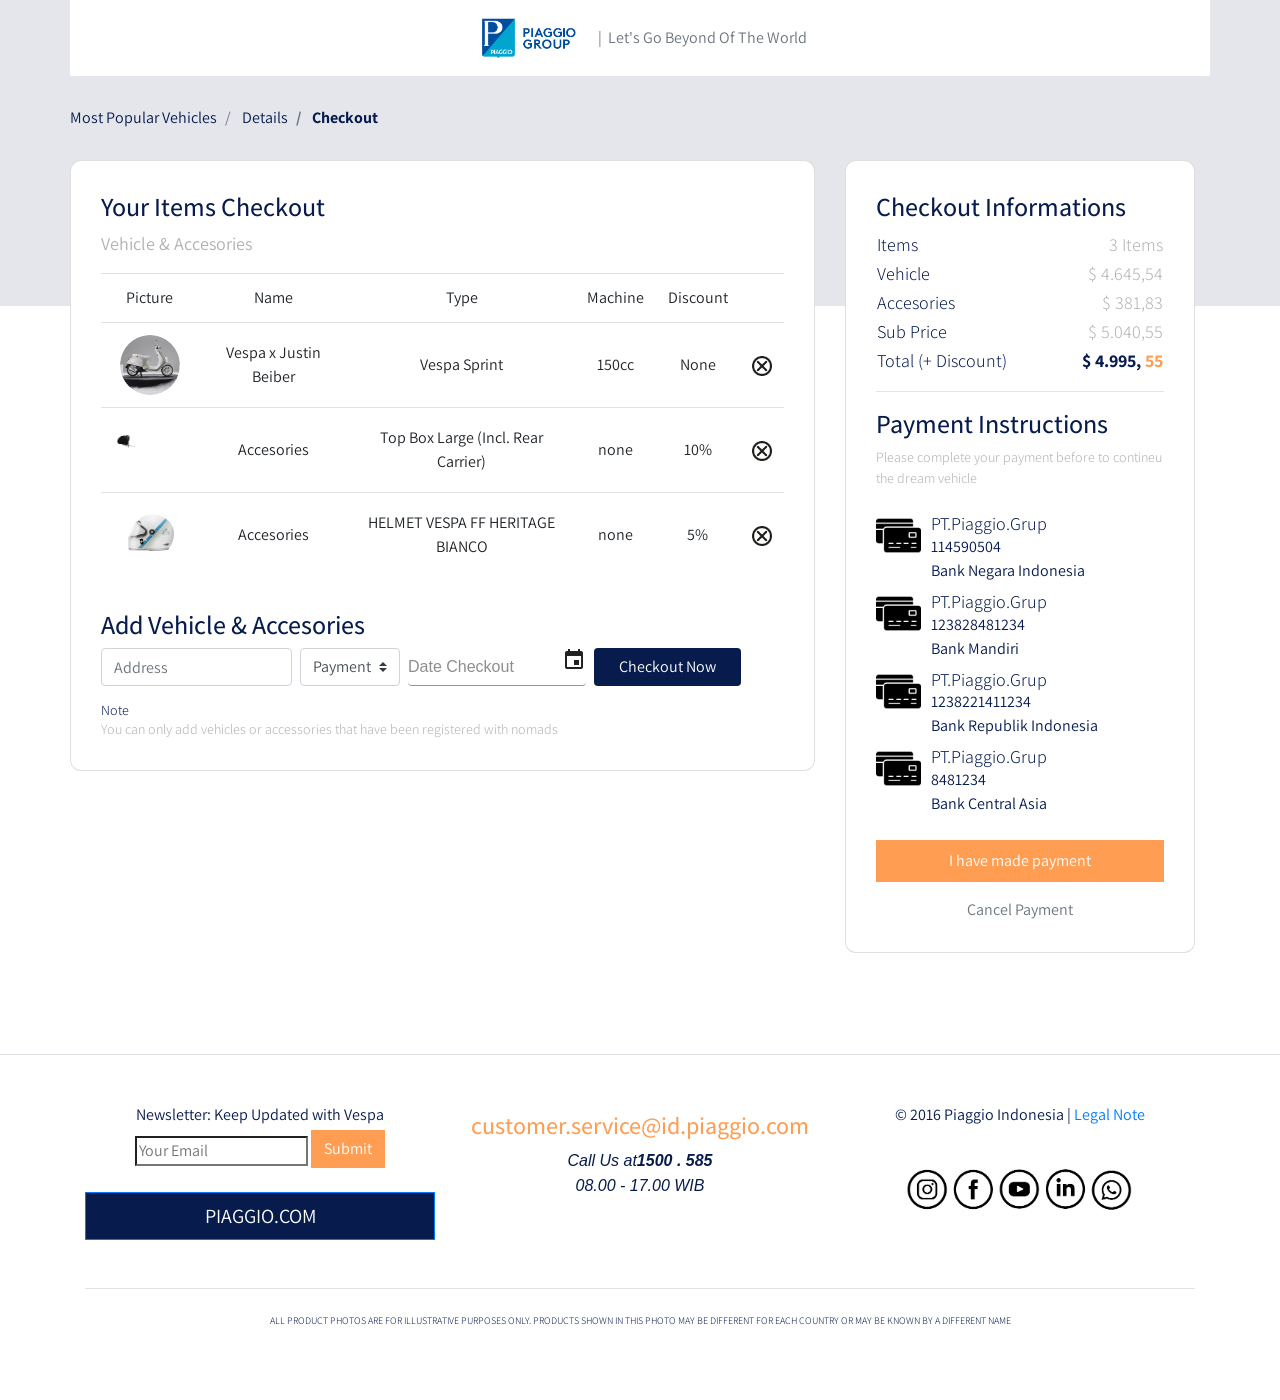
<file: checkout.html>
<!DOCTYPE html>
<html lang="en">
<head>
    <meta charset="UTF-8">
    <meta http-equiv="X-UA-Compatible" content="IE=edge">
    <meta name="viewport" content="width=device-width, initial-scale=1.0">
    <title>Piagio</title>
    <link rel="stylesheet" href="frontend/library/bootstrap-4.3.1-dist/css/bootstrap.css">
    <link rel="stylesheet" href="frontend/library/xzoom/xzoom.css">
    <link rel="stylesheet" href="frontend/library/gijgo/css/gijgo.min.css">
    <link href="https://fonts.googleapis.com/css2?family=Assistant:wght@500&family=Playfair+Display:wght@700&display=swap" rel="stylesheet">
    <link rel="stylesheet" href="frontend/style/main.css">
</head>
<body>
  <!-- Navbar -->
    <div class="container">
    <nav class="row navbar navbar-expand-lg navbar-light bg-white">
        <div class="navbar-nav ml-auto mr-auto mr-sm-auto mr-lg-0 mr-md-auto">
          <a href="index.html" class="navbar-brand">
            <img src="frontend/img/logo.png">
          </a>
        </div>
        <ul class="navbar-nav mr-auto d-none d-lg-block">
          <li>
            <span class="text-muted">
              | &nbsp;Let's Go Beyond Of The World</span>
          </li>
        </ul>
      </nav>
    </div>
<main>
  <section class="section-details-header"></section>
  <section class="section-details-content">
    <div class="container">
      <div class="row">
        <div class="col p-0">
          <nav>
            <ol class="breadcrumb">
              <li class="breadcrumb-item">
                Most Popular Vehicles
              </li>
              <li class="breadcrumb-item">
                Details
              </li>
              <li class="breadcrumb-item active">
                Checkout
              </li>
            </ol>
          </nav>
        </div>
      </div>
      <div class="row">
        <!-- details -->
        <div class="col-lg-8 pl-lg-0">
          <div class="card card-details">
            <h1>Your Items Checkout</h1>
            <p>Vehicle & Accesories</p>
            <div class="attendee">
              <table class="table table-responsive-sm text-center">
                <thead>
                  <tr>
                    <td>Picture</td>
                    <td>Name</td>
                    <td>Type</td>
                    <td>Machine</td>
                    <td>Discount</td>
                    <td></td>
                  </tr>
                </thead>
                <tbody>
                  <tr>
                    <td>
                      <img src="frontend/img/11zon_cropped (1).png" class="rounded-circle" height="60">
                    </td>
                    <td class="align-middle">
                      Vespa x Justin Beiber
                    </td>
                    <td class="align-middle">
                      Vespa Sprint
                    </td>
                    <td class="align-middle">
                      150cc
                    </td>
                    <td class="align-middle">
                      None
                    </td>
                    <td class="align-middle">
                      <img src="frontend/img/closed.png" width="20px">
                    </td>
                  </tr>
                  <tr>
                    <td>
                      <img src="frontend/img/black-vulcano-top-box-large-body.png" height="60">
                    </td>
                    <td class="align-middle">
                      Accesories
                    </td>
                    <td class="align-middle">
                      Top Box Large (Incl. Rear Carrier)
                    </td>
                    <td class="align-middle">
                      none
                    </td>
                    <td class="align-middle">
                      10%
                    </td>
                    <td class="align-middle">
                      <img src="frontend/img/closed.png" width="20px">
                    </td>
                  </tr>
                  <tr>
                    <td>
                      <img src="frontend/img/helmet (1).png" height="60">
                    </td>
                    <td class="align-middle">
                      Accesories
                    </td>
                    <td class="align-middle">
                      HELMET VESPA FF HERITAGE BIANCO
                    </td>
                    <td class="align-middle">
                      none
                    </td>
                    <td class="align-middle">
                      5%
                    </td>
                    <td class="align-middle">
                      <img src="frontend/img/closed.png" width="20px">
                    </td>
                  </tr>
                </tbody>
              </table>
            </div>
            <div class="member mt-3">
              <h2>Add Vehicle & Accesories</h2>
              <form class="form-inline">
                <label for="inputUsername" class="sr-only">Name</label>
                <input type="text" name="inputUsername" id="inputUsername" class="form-control mb-2 mr-sm-2" placeholder="Address"/>

                <label for="inputPayment" class="sr-only">Payment</label>
                <select name="inputPayment" id="inputPayment" class="custom-select mb-2 mr-sm-2">
                  <option value="payment" selected>Payment</option>
                  <option value="payment" >BRI</option>
                  <option value="payment" >BNI</option>
                  <option value="payment" >BCA</option>
                  <option value="payment" >Mandiri</option>
                </select>

                <label for="dateCheckout" class="sr-only">Checkout Now</label>
                <div class="input-group mb-2 mr-sm-2">
                <input type="text" name="dateCheckout" id="dateCheckout" class="form-control datepicker" placeholder="Date Checkout"/>
                </div>

                <button type="submit" class="btn btn-add-now mb-2 px-4">
                  Checkout Now
                </button>
              </form>
              <h3 class="mt-2 mb-0">Note</h3>
              <p class="disclaimer mb-0">You can only add vehicles or accessories that have been registered with nomads</p>
            </div>
      </div>
    </div>
    <div class="col-lg-4">
      <div class="card card-details card-right">
        <h2>Checkout Informations</h2>
        <table class="vehicle-informations">
          <tr>
            <th width="50%">Items</th>
            <td width="50%" class="text-right">3 Items</td>
          </tr>
          <tr>
            <th width="50%">Vehicle</th>
            <td width="50%" class="text-right">$ 4.645,54</td>
          </tr>
          <tr>
            <th width="50%">Accesories</th>
            <td width="50%" class="text-right">$ 381,83
            </td>
          </tr>
          <tr>
            <th width="50%">Sub Price</th>
            <td width="50%" class="text-right">$ 5.040,55</td>
          </tr>
          <tr>
            <th width="50%">Total (+ Discount)</th>
            <td width="50%" class="text-right text-total">
              <span class="text-blue">$ 4.995,</span>
              <span class="text-orange">55</span>
            </td>
          </tr>
        </table>  
        <hr>
        <h2>Payment Instructions</h2>
        <p class="payment-instructions">Please complete your payment before to contineu the dream vehicle</p>
        <div class="bank">
          <div class="bank-item pd-3 mt-2">
            <img src="frontend/img/card.png" class="bank-image">
            <div class="descriptions">
              <h3>PT.Piaggio.Grup</h3>
              <p>114590504 <br> Bank Negara Indonesia</p>
            </div>
            <div class="clearfix"></div>
            <div class="bank-item pd-3 mt-2">
              <img src="frontend/img/card.png" class="bank-image">
              <div class="descriptions">
                <h3>PT.Piaggio.Grup</h3>
                <p>123828481234 <br> Bank Mandiri</p>
              </div>
            <div class="clearfix"></div>
            <div class="bank-item pd-3 mt-2">
              <img src="frontend/img/card.png" class="bank-image">
              <div class="descriptions">
                <h3>PT.Piaggio.Grup</h3>
                <p>1238221411234 <br> Bank Republik Indonesia</p>
              </div>
            <div class="clearfix"></div>
            <div class="bank-item pd-3 mt-2">
              <img src="frontend/img/card.png" class="bank-image">
              <div class="descriptions">
                <h3>PT.Piaggio.Grup</h3>
                <p>8481234 <br> Bank Central Asia</p>
              </div>
            <div class="clearfix"></div>
            <br>
          </div>
        </div>
      </div>
      <div class="checkout-container">
        <a href="success.html" class="btn btn-block btn-checkout-now mt-3 py-2">
          I have made payment
        </a>
      </div>
      <div class="text-center mt-3">
        <a href="detail.html" class="text-muted">
          Cancel Payment
        </a>
      </div>
    </div>
  </section>
</main>
<!-- footer -->
    <footer class="section-footer mt-5 mb-4 border-top">
      <div class="container pt-5 pb-5">
        <div class="row justify-content-center">
          <div class="col-12 text-center">
            <div class="row">
              <div class="col-12 col-lg-4">
                <label for="newslet-email" class="warna">
                  Newsletter: Keep Updated with Vespa</label>
                  <br>
                <input class="btn-email" type="email" id="newslet-email" name="newslet-email" placeholder="Your Email">
                <button type="submit" class="btn btn-submit" id="neslet-email"> Submit </button>
                <br><br>
                <div class="vehicles-button mt-auto">
                  <a href="#" class="btn btn-piaggio-com btn btn-primary btn-lg btn-block">PIAGGIO.COM</a>
                  <br><br>
                </div>
              </div>
              <div class="col-12 col-lg-4">
                <div class="primary-footer">
                  <h2>
                    <a href="mailto:customer.service@id.piaggio.com" class="customer">customer.service@id.piaggio.com</a>
                  </h2>
                  <p class="info"><i>Call Us at</i><span class="tel"><i>1500 . 585</i></span>
                  </p>
                  <p class="time"><i>08.00 - 17.00 WIB</i></p>
                  <br>
                </div>
              </div>
              <div class="col-12 col-lg-4">
                <p class="copy"><fontsninja-text id="fontsninja-text-161" class="fontsninja-family-variant_sans-serif_700_normal">© 2016 Piaggio Indonesia | </fontsninja-text><a href="/legal"><fontsninja-text id="fontsninja-text-162" class="fontsninja-family-variant_sans-serif_700_normal">Legal Note</fontsninja-text></a></p>
                <a href="#"><img class="img" src="frontend/img/Untitled-3-01-removebg-preview.png"></a>
              </div>
            </div>
          </div>
        </div>
        <div class="container-fluid">
          <div class="row border-top justify-content-center align-items-center pt-4">
            <div class="col-auto text-gray-500 font-weight-light">
              ALL PRODUCT PHOTOS ARE FOR ILLUSTRATIVE PURPOSES ONLY. PRODUCTS SHOWN IN THIS PHOTO MAY BE DIFFERENT FOR EACH COUNTRY OR MAY BE KNOWN BY A DIFFERENT NAME
            </div>
          </div>
        </div>
      </div>
    </footer>
    <script src="frontend/library/jquery/jquery-3.6.1.min.js"></script>
    <script src="frontend/library/bootstrap-4.3.1-dist/js/bootstrap.js"></script>
    <script src="frontend/library/retina/retina.min.js"></script>
    <script src="frontend/library/xzoom/xzoom.min.js"></script>
    <script src="frontend/library/gijgo/js/gijgo.min.js"></script>
    <script>
      $(document).ready(function(){
        $('.xzoom, .xzoom-gallery').xzoom({
          zoomWidth: 500,
          title: false,
          tint: '#333',
          xoffset: 15
        });
        $('.datepicker').datepicker({
          uilibrary:'bootstrap4',
          icons:{
            rightIcons:'<img src="frotend/img/calendar.png"/>'
          }
        });
      });
    </script>
</body>
</html>
</file>
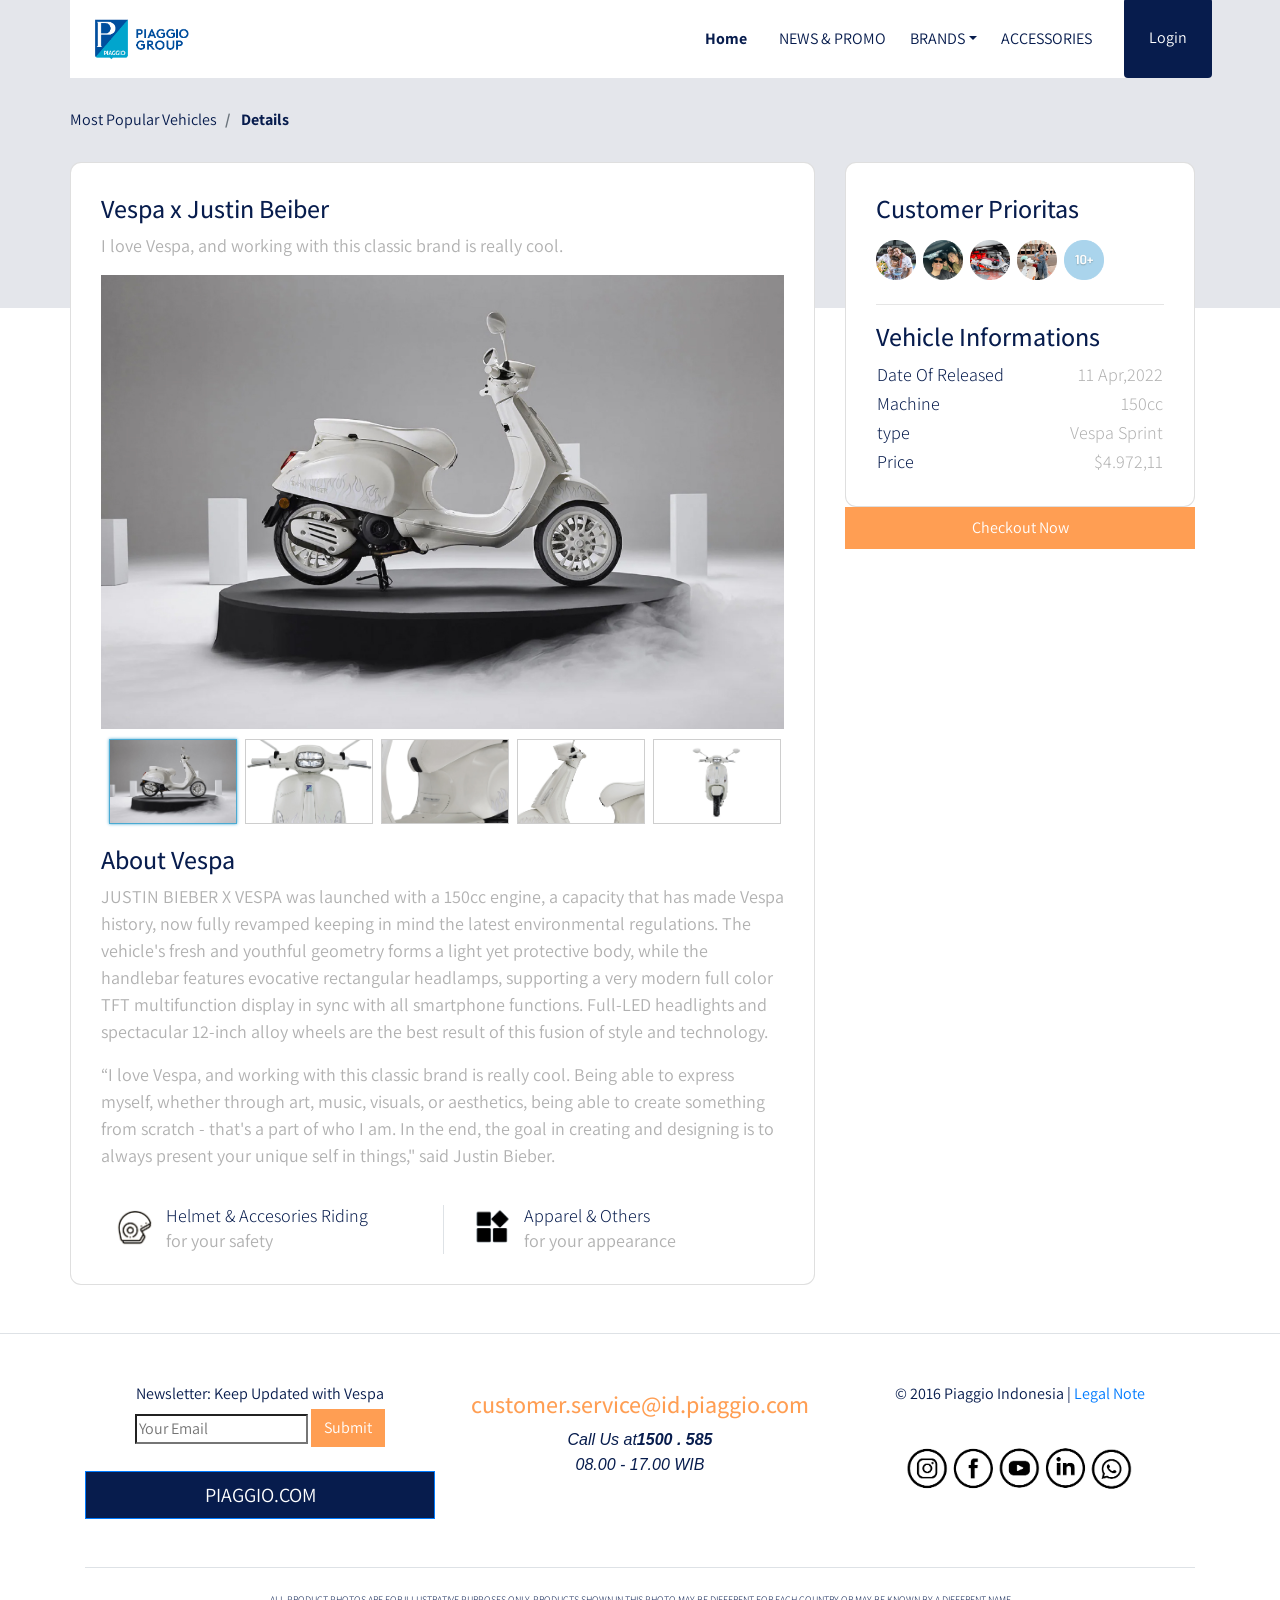
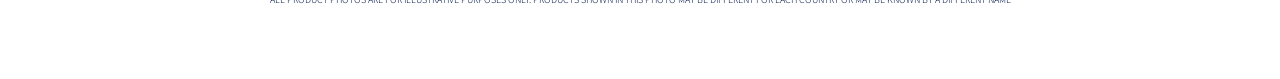
<file: detail.html>
<!DOCTYPE html>
<html lang="en">
<head>
    <meta charset="UTF-8">
    <meta http-equiv="X-UA-Compatible" content="IE=edge">
    <meta name="viewport" content="width=device-width, initial-scale=1.0">
    <title>Piagio</title>
    <link rel="stylesheet" href="frontend/library/bootstrap-4.3.1-dist/css/bootstrap.css">
    <link rel="stylesheet" href="frontend/library/xzoom/xzoom.css">
    <link href="https://fonts.googleapis.com/css2?family=Assistant:wght@500&family=Playfair+Display:wght@700&display=swap" rel="stylesheet">
    <link rel="stylesheet" href="frontend/style/main.css">
</head>
<body>
  <!-- Navbar -->
    <div class="container">
    <nav class="row navbar navbar-expand-lg navbar-light bg-white">
        <a href="#" class="navbar-brand"><img src="frontend/img/logo.png"></a>
        <button class="navbar navbar-toggler" type="button" data-toggle="collapse" data-target="#navb" aria-controls="navb" aria-expanded="false" aria-label="Toggle navigation">
            <span class="navbar-toggler-icon"></span>
          </button>
          <div class="collapse navbar-collapse" id="navb">
            <ul class="navbar-nav ml-auto mr-3">
                <li class="nav-item mx-md-2">
                    <a class="nav-link active" href="#">Home</a>
                  </li>
                <li class="nav-item mx-md-2">
                    <a class="nav-link" href="#">NEWS & PROMO</a>
                  </li>
                <li class="nav-item dropdown">
                    <a href="" class="nav-link dropdown-toggle" id="navbardrop" data-toggle="dropdown">BRANDS</a>
                    <div class="dropdown-menu">
                        <a href="#" class="dropdown-item">aprilia</a>
                        <a href="#" class="dropdown-item">MOTTO GUZZI</a>
                        <a href="#" class="dropdown-item">Vespa</a>
                        <a href="#" class="dropdown-item">PIAGGIO</a>
                    </div>
                  </li>
                <li class="nav-item mx-md-2">
                    <a class="nav-link" href="#">ACCESSORIES</a>
                  </li>
            </ul>
<!-- Mobile Button -->
<from class="from-inline d-sm-block d-md-none">
    <button class="btn btn-login my-2 my-sm-0 px-4">Login</button>
</from>
<!-- Dekstop Button -->
<from class="from-inline my-2 my-lg-0 d-none d-md-block">
    <button class="btn btn-login btn-navbar-right my-2 my-sm-0 px-4">Login</button>
</from>
          </div>
        
      </nav>
    </div>
<main>
  <section class="section-details-header"></section>
  <section class="section-details-content">
    <div class="container">
      <div class="row">
        <div class="col p-0">
          <nav>
            <ol class="breadcrumb">
              <li class="breadcrumb-item">
                Most Popular Vehicles
              </li>
              <li class="breadcrumb-item active">
                Details
              </li>
            </ol>
          </nav>
        </div>
      </div>
      <div class="row">
        <!-- details -->
        <div class="col-lg-8 pl-lg-0">
          <div class="card card-details">
            <h1>Vespa x Justin Beiber</h1>
            <p>I love Vespa, and working with this classic brand is really cool.</p>
            <div class="gallery">
              <div class="xzoom-container">
                <img src="frontend/img/Gallery-1.jpg" class="xzoom" id="xzoom-default" xoriginal="frontend/img/Gallery-1.jpg">
              </div>
              <div class="xzoom-thumbs">
                <a href="frontend/img/Gallery-1.jpg">
                  <img src="frontend/img/Gallery-1.jpg" class="xzoom-gallery" width="128px" xpreview="frontend/img/Gallery-1.jpg">
                </a>
                <a href="frontend/img/Gallery-2.jpg">
                  <img src="frontend/img/Gallery-2.jpg" class="xzoom-gallery" width="128px" xpreview="frontend/img/Gallery-2.jpg">
                </a>
                <a href="frontend/img/Gallery-3.jpg">
                  <img src="frontend/img/Gallery-3.jpg" class="xzoom-gallery" width="128px" xpreview="frontend/img/Gallery-3.jpg">
                </a>
                <a href="frontend/img/Gallery-4.jpg">
                  <img src="frontend/img/Gallery-4.jpg" class="xzoom-gallery" width="128px" xpreview="frontend/img/Gallery-4.jpg">
                </a>
                <a href="frontend/img/Gallery-5.jpg">
                  <img src="frontend/img/Gallery-5.jpg" class="xzoom-gallery" width="128px" xpreview="frontend/img/Gallery-5.jpg">
                </a>
              </div>
            </div>
            <h2>About Vespa</h2>
            <p>JUSTIN BIEBER X VESPA was launched with a 150cc engine, a capacity that has made Vespa history, now fully revamped keeping in mind the latest environmental regulations. The vehicle's fresh and youthful geometry forms a light yet protective body, while the handlebar features evocative rectangular headlamps, supporting a very modern full color TFT multifunction display in sync with all smartphone functions. Full-LED headlights and spectacular 12-inch alloy wheels are the best result of this fusion of style and technology.</p>
            <p>“I love Vespa, and working with this classic brand is really cool. Being able to express myself, whether through art, music, visuals, or aesthetics, being able to create something from scratch - that's a part of who I am. In the end, the goal in creating and designing is to always present your unique self in things," said Justin Bieber.</p>
            <div class="features row">
              <div class="col-md-6">
              <div class="description">
                <img src="frontend/img/category-1__1_-removebg-preview.png" class="features-image">
                <div class="description">
                  <h3>Helmet & Accesories Riding</h3>
                  <p>for your safety</p>
                </div>
              </div>
            </div>
            <br><br>
              <div class="col-md-6 border-left">
              <div class="description">
                <img src="frontend/img/category-3__1_-removebg-preview.png" class="features-image">
                <div class="description">
                  <h3>Apparel & Others</h3>
                  <p>for your appearance</p>
                </div>
              </div>
            </div>
          </dis>
        </div>
      </div>
    </div>
    <div class="col-lg-4">
      <div class="card card-details card-right">
        <h2>Customer Prioritas</h2>
        <div class="members my-2">
          <img src="frontend/img/Picsart_22-11-18_20-27-05-468.png" class="member-image mr-1"
          />
          <img src="frontend/img/Picsart_22-11-18_20-27-34-877.png" class="member-image mr-1"
          />
          <img src="frontend/img/Picsart_22-11-18_20-27-58-787.png" class="member-image mr-1"
          />
          <img src="frontend/img/Picsart_22-11-20_10-25-43-685.png" class="member-image mr-1"
          />
          <img src="frontend/img/Picsart_22-11-20_10-29-50-792.png" class="member-image mr-1"
          />
        </div>
        <hr>
        <h2>Vehicle Informations</h2>
        <table class="vehicle-informations">
          <tr>
            <th width="50%">Date Of Released</th>
            <td width="50%" class="text-right">11 Apr,2022</td>
          </tr>
          <tr>
            <th width="50%">Machine</th>
            <td width="50%" class="text-right">150cc</td>
          </tr>
          <tr>
            <th width="50%">type</th>
            <td width="50%" class="text-right">Vespa Sprint</td>
          </tr>
          <tr>
            <th width="50%">Price</th>
            <td width="50%" class="text-right">$4.972,11</td>
          </tr>
        </table>  
      </div>
      <div class="checkout-container">
        <a href="checkout.html" class="btn btn-block btn-checkout-now mt-3 py-2">
          Checkout Now
        </a>
      </div>
    </div>
  </section>
</main>

    <footer class="section-footer mt-5 mb-4 border-top">
      <div class="container pt-5 pb-5">
        <div class="row justify-content-center">
          <div class="col-12 text-center">
            <div class="row">
              <div class="col-12 col-lg-4">
                <label for="newslet-email" class="warna">
                  Newsletter: Keep Updated with Vespa</label>
                  <br>
                <input class="btn-email" type="email" id="newslet-email" name="newslet-email" placeholder="Your Email">
                <button type="submit" class="btn btn-submit" id="neslet-email"> Submit </button>
                <br><br>
                <div class="vehicles-button mt-auto">
                  <a href="#" class="btn btn-piaggio-com btn btn-primary btn-lg btn-block">PIAGGIO.COM</a>
                  <br><br>
                </div>
              </div>
              <div class="col-12 col-lg-4">
                <div class="primary-footer">
                  <h2>
                    <a href="mailto:customer.service@id.piaggio.com" class="customer">customer.service@id.piaggio.com</a>
                  </h2>
                  <p class="info"><i>Call Us at</i><span class="tel"><i>1500 . 585</i></span>
                  </p>
                  <p class="time"><i>08.00 - 17.00 WIB</i></p>
                  <br>
                </div>
              </div>
              <div class="col-12 col-lg-4">
                <p class="copy"><fontsninja-text id="fontsninja-text-161" class="fontsninja-family-variant_sans-serif_700_normal">© 2016 Piaggio Indonesia | </fontsninja-text><a href="/legal"><fontsninja-text id="fontsninja-text-162" class="fontsninja-family-variant_sans-serif_700_normal">Legal Note</fontsninja-text></a></p>
                <a href="#"><img class="img" src="frontend/img/Untitled-3-01-removebg-preview.png"></a>
              </div>
            </div>
          </div>
        </div>
        <div class="container-fluid">
          <div class="row border-top justify-content-center align-items-center pt-4">
            <div class="col-auto text-gray-500 font-weight-light">
              ALL PRODUCT PHOTOS ARE FOR ILLUSTRATIVE PURPOSES ONLY. PRODUCTS SHOWN IN THIS PHOTO MAY BE DIFFERENT FOR EACH COUNTRY OR MAY BE KNOWN BY A DIFFERENT NAME
            </div>
          </div>
        </div>
      </div>
    </footer>
    <script src="frontend/library/jquery/jquery-3.6.1.min.js"></script>
    <script src="frontend/library/bootstrap-4.3.1-dist/js/bootstrap.js"></script>
    <script src="frontend/library/retina/retina.min.js"></script>
    <script src="frontend/library/xzoom/xzoom.min.js"></script>
    <script>
      $(document).ready(function(){
        $('.xzoom, .xzoom-gallery').xzoom({
          zoomWidth: 500,
          title: false,
          tint: '#333',
          xoffset: 15
        });
      });
    </script>
</body>
</html>
</file>
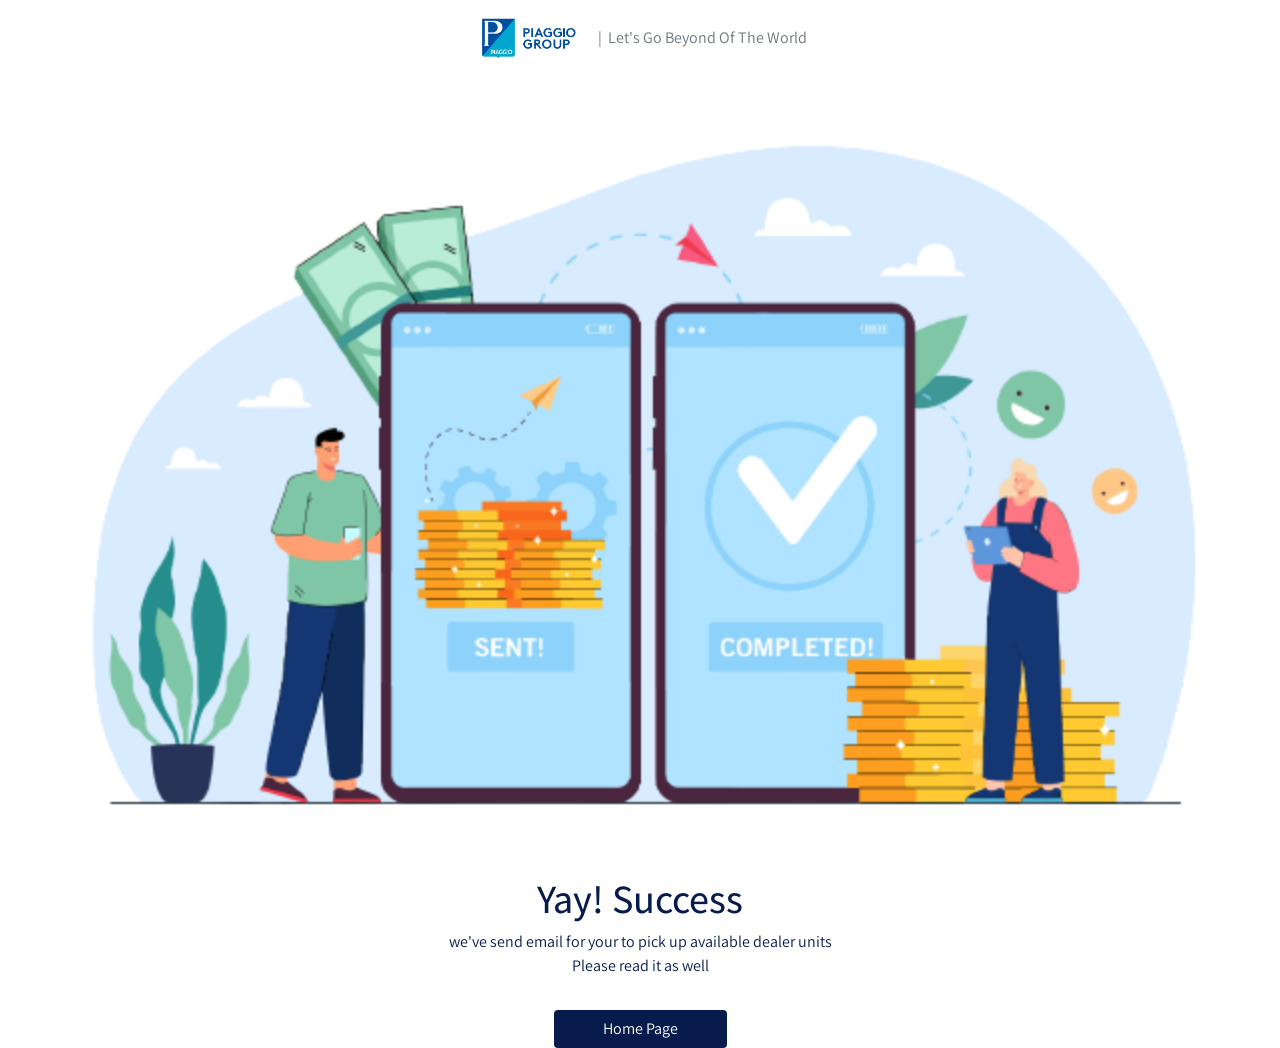
<file: success.html>
<!DOCTYPE html>
<html lang="en">
<head>
    <meta charset="UTF-8">
    <meta http-equiv="X-UA-Compatible" content="IE=edge">
    <meta name="viewport" content="width=device-width, initial-scale=1.0">
    <title>Piagio</title>
    <link rel="stylesheet" href="frontend/library/bootstrap-4.3.1-dist/css/bootstrap.css">
    <link rel="stylesheet" href="frontend/library/xzoom/xzoom.css">
    <link rel="stylesheet" href="frontend/library/gijgo/css/gijgo.min.css">
    <link href="https://fonts.googleapis.com/css2?family=Assistant:wght@500&family=Playfair+Display:wght@700&display=swap" rel="stylesheet">
    <link rel="stylesheet" href="frontend/style/main.css">
</head>
<body>
  <!-- Navbar -->
    <div class="container">
    <nav class="row navbar navbar-expand-lg navbar-light bg-white">
        <div class="navbar-nav ml-auto mr-auto mr-sm-auto mr-lg-0 mr-md-auto">
          <a href="index.html" class="navbar-brand">
            <img src="frontend/img/logo.png">
          </a>
        </div>
        <ul class="navbar-nav mr-auto d-none d-lg-block">
          <li>
            <span class="text-muted">
              | &nbsp;Let's Go Beyond Of The World</span>
          </li>
        </ul>
      </nav>
    </div>
<main>
  <div class="suction-success d-flex align-items-center">
    <div class="col text-center">
      <img src="frontend/img/28480717_Mobile_payment_transfer_flat_vector_illustration-removebg-preview.png" width="100%">
      <h1>Yay! Success</h1>
      <p>we've send email for your to pick up available dealer units <br> Please read it as well</p>
      <a href="index.html" class="btn btn-home-page mt-3 px-5">Home Page</a>
      </div>
    </div>
  </div>
</main>
<!-- footer -->
    <script src="frontend/library/jquery/jquery-3.6.1.min.js"></script>
    <script src="frontend/library/bootstrap-4.3.1-dist/js/bootstrap.js"></script>
    <script src="frontend/library/retina/retina.min.js"></script>
    <script src="frontend/library/xzoom/xzoom.min.js"></script>
    <script src="frontend/library/gijgo/js/gijgo.min.js"></script>
    <script>
      $(document).ready(function(){
        $('.xzoom, .xzoom-gallery').xzoom({
          zoomWidth: 500,
          title: false,
          tint: '#333',
          xoffset: 15
        });
        $('.datepicker').datepicker({
          uilibrary:'bootstrap4',
          icons:{
            rightIcons:'<img src="frotend/img/calendar.png"/>'
          }
        });
      });
    </script>
</body>
</html>
</file>
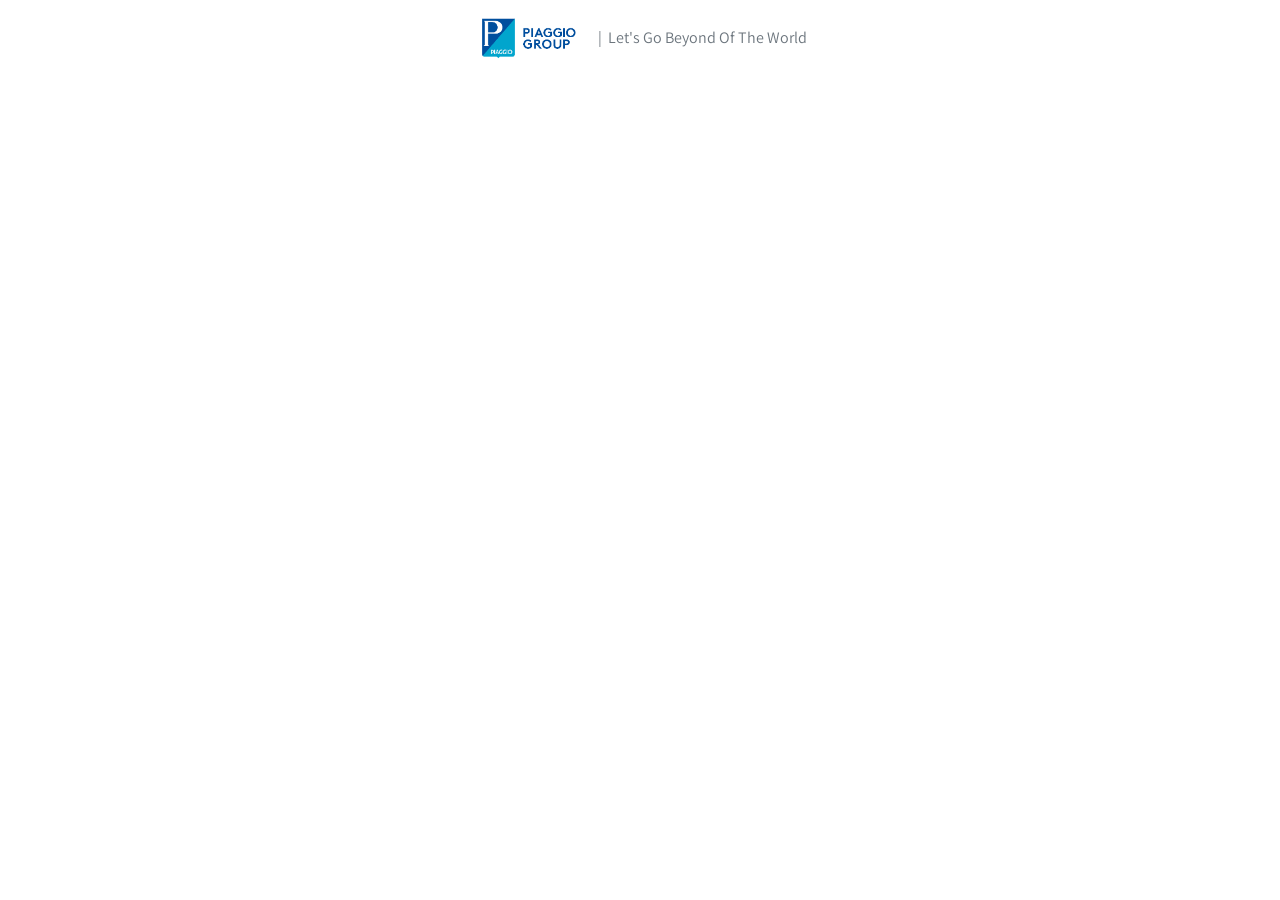
<file: piaggio/public/success.html>
<!DOCTYPE html>
<html lang="en">
<head>
    <meta charset="UTF-8">
    <meta http-equiv="X-UA-Compatible" content="IE=edge">
    <meta name="viewport" content="width=device-width, initial-scale=1.0">
    <title>Piagio</title>
    <link rel="stylesheet" href="frontend/library/bootstrap-4.3.1-dist/css/bootstrap.css">
    <link rel="stylesheet" href="frontend/library/xzoom/xzoom.css">
    <link rel="stylesheet" href="frontend/library/gijgo/css/gijgo.min.css">
    <link href="https://fonts.googleapis.com/css2?family=Assistant:wght@500&family=Playfair+Display:wght@700&display=swap" rel="stylesheet">
    <link rel="stylesheet" href="frontend/style/main.css">
</head>
<body>
  <!-- Navbar -->
    <div class="container">
    <nav class="row navbar navbar-expand-lg navbar-light bg-white">
        <div class="navbar-nav ml-auto mr-auto mr-sm-auto mr-lg-0 mr-md-auto">
          <a href="index.html" class="navbar-brand">
            <img src="frontend/img/logo.png">
          </a>
        </div>
        <ul class="navbar-nav mr-auto d-none d-lg-block">
          <li>
            <span class="text-muted">
              | &nbsp;Let's Go Beyond Of The World</span>
          </li>
        </ul>
      </nav>
    </div>

<!-- footer -->
    <script src="frontend/library/jquery/jquery-3.6.1.min.js"></script>
    <script src="frontend/library/bootstrap-4.3.1-dist/js/bootstrap.js"></script>
    <script src="frontend/library/retina/retina.min.js"></script>
    <script src="frontend/library/xzoom/xzoom.min.js"></script>
    <script src="frontend/library/gijgo/js/gijgo.min.js"></script>
    <script>
      $(document).ready(function(){
        $('.xzoom, .xzoom-gallery').xzoom({
          zoomWidth: 500,
          title: false,
          tint: '#333',
          xoffset: 15
        });
        $('.datepicker').datepicker({
          uilibrary:'bootstrap4',
          icons:{
            rightIcons:'<img src="frotend/img/calendar.png"/>'
          }
        });
      });
    </script>
</body>
</html>
</file>
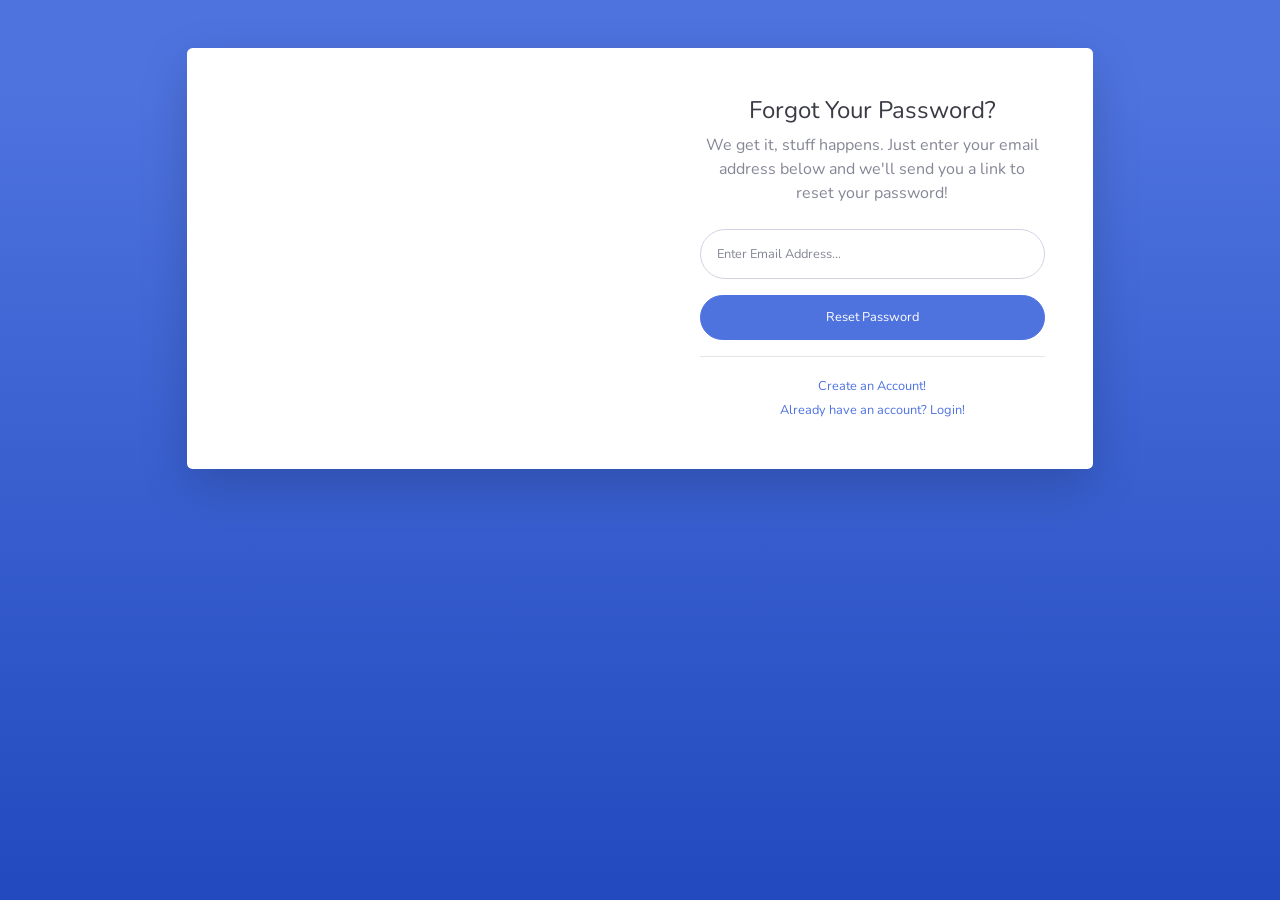
<file: piaggio/public/backend/forgot-password.html>
<!DOCTYPE html>
<html lang="en">

<head>

    <meta charset="utf-8">
    <meta http-equiv="X-UA-Compatible" content="IE=edge">
    <meta name="viewport" content="width=device-width, initial-scale=1, shrink-to-fit=no">
    <meta name="description" content="">
    <meta name="author" content="">

    <title>SB Admin 2 - Forgot Password</title>

    <!-- Custom fonts for this template-->
    <link href="vendor/fontawesome-free/css/all.min.css" rel="stylesheet" type="text/css">
    <link
        href="https://fonts.googleapis.com/css?family=Nunito:200,200i,300,300i,400,400i,600,600i,700,700i,800,800i,900,900i"
        rel="stylesheet">

    <!-- Custom styles for this template-->
    <link href="css/sb-admin-2.min.css" rel="stylesheet">

</head>

<body class="bg-gradient-primary">

    <div class="container">

        <!-- Outer Row -->
        <div class="row justify-content-center">

            <div class="col-xl-10 col-lg-12 col-md-9">

                <div class="card o-hidden border-0 shadow-lg my-5">
                    <div class="card-body p-0">
                        <!-- Nested Row within Card Body -->
                        <div class="row">
                            <div class="col-lg-6 d-none d-lg-block bg-password-image"></div>
                            <div class="col-lg-6">
                                <div class="p-5">
                                    <div class="text-center">
                                        <h1 class="h4 text-gray-900 mb-2">Forgot Your Password?</h1>
                                        <p class="mb-4">We get it, stuff happens. Just enter your email address below
                                            and we'll send you a link to reset your password!</p>
                                    </div>
                                    <form class="user">
                                        <div class="form-group">
                                            <input type="email" class="form-control form-control-user"
                                                id="exampleInputEmail" aria-describedby="emailHelp"
                                                placeholder="Enter Email Address...">
                                        </div>
                                        <a href="login.html" class="btn btn-primary btn-user btn-block">
                                            Reset Password
                                        </a>
                                    </form>
                                    <hr>
                                    <div class="text-center">
                                        <a class="small" href="register.html">Create an Account!</a>
                                    </div>
                                    <div class="text-center">
                                        <a class="small" href="login.html">Already have an account? Login!</a>
                                    </div>
                                </div>
                            </div>
                        </div>
                    </div>
                </div>

            </div>

        </div>

    </div>

    <!-- Bootstrap core JavaScript-->
    <script src="vendor/jquery/jquery.min.js"></script>
    <script src="vendor/bootstrap/js/bootstrap.bundle.min.js"></script>

    <!-- Core plugin JavaScript-->
    <script src="vendor/jquery-easing/jquery.easing.min.js"></script>

    <!-- Custom scripts for all pages-->
    <script src="js/sb-admin-2.min.js"></script>

</body>

</html>
</file>
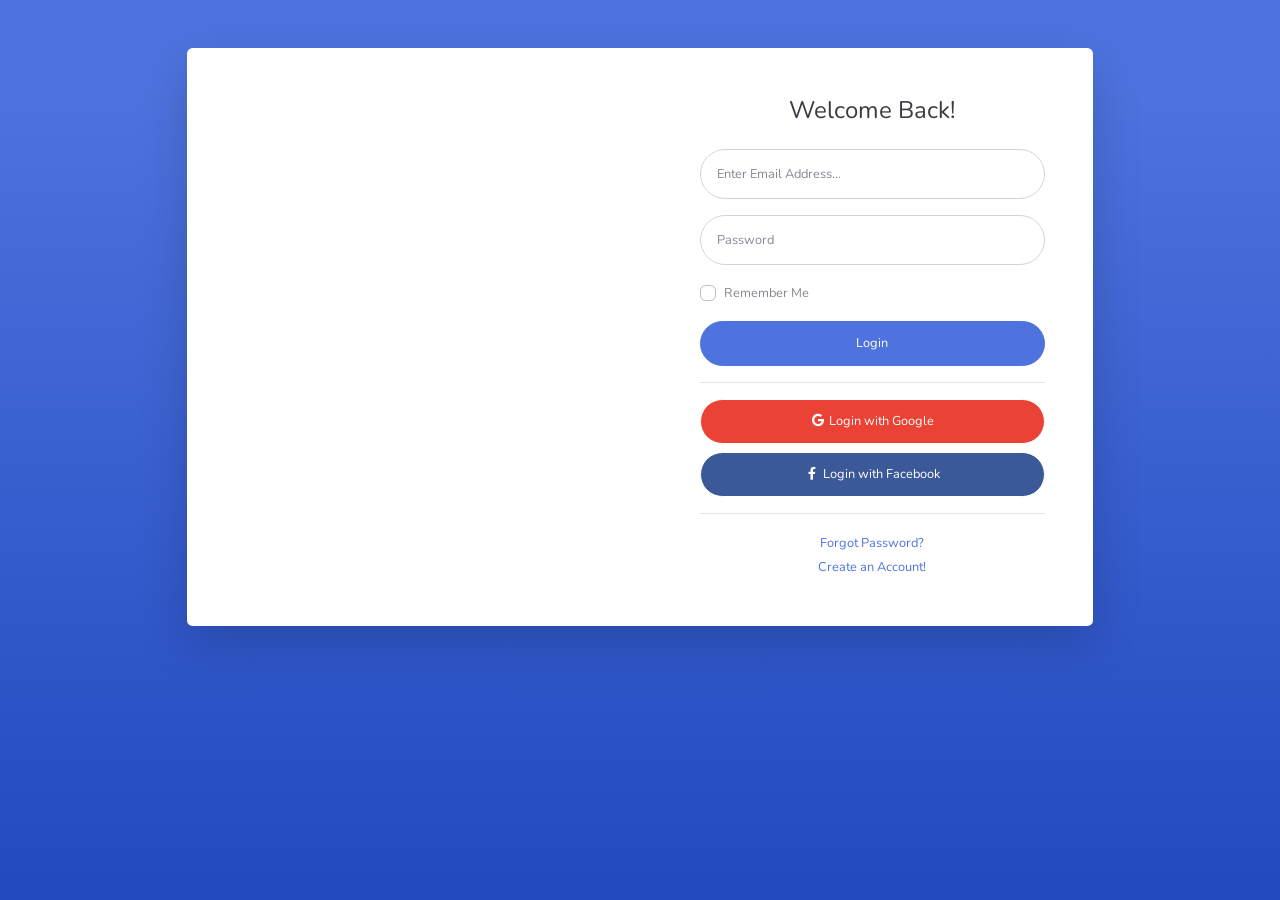
<file: piaggio/public/backend/login.html>
<!DOCTYPE html>
<html lang="en">

<head>

    <meta charset="utf-8">
    <meta http-equiv="X-UA-Compatible" content="IE=edge">
    <meta name="viewport" content="width=device-width, initial-scale=1, shrink-to-fit=no">
    <meta name="description" content="">
    <meta name="author" content="">

    <title>SB Admin 2 - Login</title>

    <!-- Custom fonts for this template-->
    <link href="vendor/fontawesome-free/css/all.min.css" rel="stylesheet" type="text/css">
    <link
        href="https://fonts.googleapis.com/css?family=Nunito:200,200i,300,300i,400,400i,600,600i,700,700i,800,800i,900,900i"
        rel="stylesheet">

    <!-- Custom styles for this template-->
    <link href="css/sb-admin-2.min.css" rel="stylesheet">

</head>

<body class="bg-gradient-primary">

    <div class="container">

        <!-- Outer Row -->
        <div class="row justify-content-center">

            <div class="col-xl-10 col-lg-12 col-md-9">

                <div class="card o-hidden border-0 shadow-lg my-5">
                    <div class="card-body p-0">
                        <!-- Nested Row within Card Body -->
                        <div class="row">
                            <div class="col-lg-6 d-none d-lg-block bg-login-image"></div>
                            <div class="col-lg-6">
                                <div class="p-5">
                                    <div class="text-center">
                                        <h1 class="h4 text-gray-900 mb-4">Welcome Back!</h1>
                                    </div>
                                    <form class="user">
                                        <div class="form-group">
                                            <input type="email" class="form-control form-control-user"
                                                id="exampleInputEmail" aria-describedby="emailHelp"
                                                placeholder="Enter Email Address...">
                                        </div>
                                        <div class="form-group">
                                            <input type="password" class="form-control form-control-user"
                                                id="exampleInputPassword" placeholder="Password">
                                        </div>
                                        <div class="form-group">
                                            <div class="custom-control custom-checkbox small">
                                                <input type="checkbox" class="custom-control-input" id="customCheck">
                                                <label class="custom-control-label" for="customCheck">Remember
                                                    Me</label>
                                            </div>
                                        </div>
                                        <a href="index.html" class="btn btn-primary btn-user btn-block">
                                            Login
                                        </a>
                                        <hr>
                                        <a href="index.html" class="btn btn-google btn-user btn-block">
                                            <i class="fab fa-google fa-fw"></i> Login with Google
                                        </a>
                                        <a href="index.html" class="btn btn-facebook btn-user btn-block">
                                            <i class="fab fa-facebook-f fa-fw"></i> Login with Facebook
                                        </a>
                                    </form>
                                    <hr>
                                    <div class="text-center">
                                        <a class="small" href="forgot-password.html">Forgot Password?</a>
                                    </div>
                                    <div class="text-center">
                                        <a class="small" href="register.html">Create an Account!</a>
                                    </div>
                                </div>
                            </div>
                        </div>
                    </div>
                </div>

            </div>

        </div>

    </div>

    <!-- Bootstrap core JavaScript-->
    <script src="vendor/jquery/jquery.min.js"></script>
    <script src="vendor/bootstrap/js/bootstrap.bundle.min.js"></script>

    <!-- Core plugin JavaScript-->
    <script src="vendor/jquery-easing/jquery.easing.min.js"></script>

    <!-- Custom scripts for all pages-->
    <script src="js/sb-admin-2.min.js"></script>

</body>

</html>
</file>
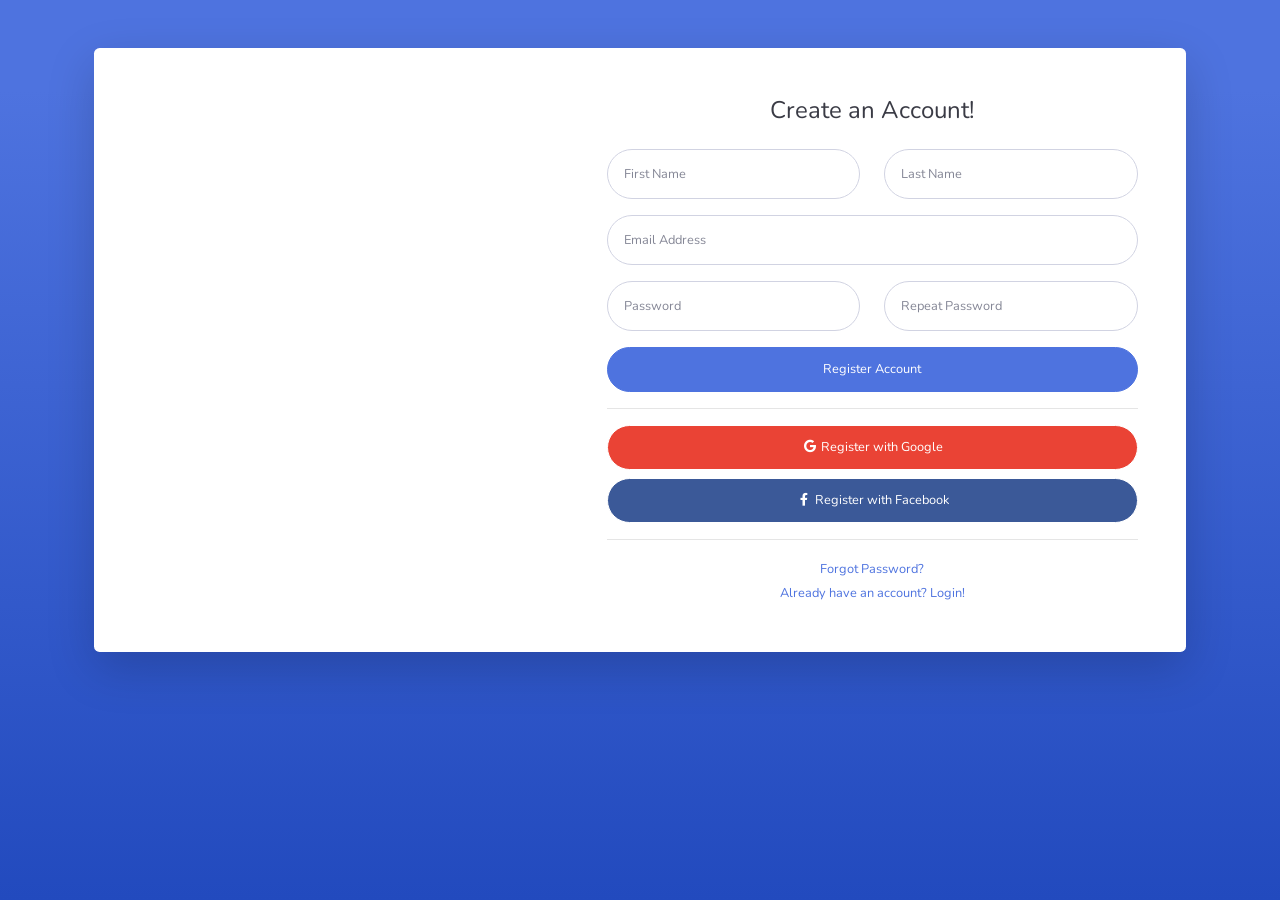
<file: piaggio/public/backend/register.html>
<!DOCTYPE html>
<html lang="en">

<head>

    <meta charset="utf-8">
    <meta http-equiv="X-UA-Compatible" content="IE=edge">
    <meta name="viewport" content="width=device-width, initial-scale=1, shrink-to-fit=no">
    <meta name="description" content="">
    <meta name="author" content="">

    <title>SB Admin 2 - Register</title>

    <!-- Custom fonts for this template-->
    <link href="vendor/fontawesome-free/css/all.min.css" rel="stylesheet" type="text/css">
    <link
        href="https://fonts.googleapis.com/css?family=Nunito:200,200i,300,300i,400,400i,600,600i,700,700i,800,800i,900,900i"
        rel="stylesheet">

    <!-- Custom styles for this template-->
    <link href="css/sb-admin-2.min.css" rel="stylesheet">

</head>

<body class="bg-gradient-primary">

    <div class="container">

        <div class="card o-hidden border-0 shadow-lg my-5">
            <div class="card-body p-0">
                <!-- Nested Row within Card Body -->
                <div class="row">
                    <div class="col-lg-5 d-none d-lg-block bg-register-image"></div>
                    <div class="col-lg-7">
                        <div class="p-5">
                            <div class="text-center">
                                <h1 class="h4 text-gray-900 mb-4">Create an Account!</h1>
                            </div>
                            <form class="user">
                                <div class="form-group row">
                                    <div class="col-sm-6 mb-3 mb-sm-0">
                                        <input type="text" class="form-control form-control-user" id="exampleFirstName"
                                            placeholder="First Name">
                                    </div>
                                    <div class="col-sm-6">
                                        <input type="text" class="form-control form-control-user" id="exampleLastName"
                                            placeholder="Last Name">
                                    </div>
                                </div>
                                <div class="form-group">
                                    <input type="email" class="form-control form-control-user" id="exampleInputEmail"
                                        placeholder="Email Address">
                                </div>
                                <div class="form-group row">
                                    <div class="col-sm-6 mb-3 mb-sm-0">
                                        <input type="password" class="form-control form-control-user"
                                            id="exampleInputPassword" placeholder="Password">
                                    </div>
                                    <div class="col-sm-6">
                                        <input type="password" class="form-control form-control-user"
                                            id="exampleRepeatPassword" placeholder="Repeat Password">
                                    </div>
                                </div>
                                <a href="login.html" class="btn btn-primary btn-user btn-block">
                                    Register Account
                                </a>
                                <hr>
                                <a href="index.html" class="btn btn-google btn-user btn-block">
                                    <i class="fab fa-google fa-fw"></i> Register with Google
                                </a>
                                <a href="index.html" class="btn btn-facebook btn-user btn-block">
                                    <i class="fab fa-facebook-f fa-fw"></i> Register with Facebook
                                </a>
                            </form>
                            <hr>
                            <div class="text-center">
                                <a class="small" href="forgot-password.html">Forgot Password?</a>
                            </div>
                            <div class="text-center">
                                <a class="small" href="login.html">Already have an account? Login!</a>
                            </div>
                        </div>
                    </div>
                </div>
            </div>
        </div>

    </div>

    <!-- Bootstrap core JavaScript-->
    <script src="vendor/jquery/jquery.min.js"></script>
    <script src="vendor/bootstrap/js/bootstrap.bundle.min.js"></script>

    <!-- Core plugin JavaScript-->
    <script src="vendor/jquery-easing/jquery.easing.min.js"></script>

    <!-- Custom scripts for all pages-->
    <script src="js/sb-admin-2.min.js"></script>

</body>

</html>
</file>
<file: frontend/style/main.css>
body {
  background-color: #ffffff;
  font-family: "Assistant", sans-serif;
  color: #071C4D;
}

.navbar-brand img {
  max-height: 50px;
}

.navbar-light .navbar-nav .nav-link {
  color: #071C4D;
}
.navbar-light .navbar-nav .nav-link.active {
  font-weight: bold;
  color: #071C4D !important;
}

.btn-navbar-right {
  margin-top: -10px !important;
  margin-bottom: -8px !important;
  margin-right: -18px !important;
  height: 80px;
  border-radius: 10;
}

.btn-login {
  background-color: #071C4D;
  color: #fff;
}
.btn-login:hover {
  background-color: #1E3771;
  color: #fff;
}

header {
  padding: 200px 0 165px;
  margin-top: -80px;
  background-image: url(../img/home1-01\ \(1\).jpg);
  background-size: cover;
}
header h1, header p {
  color: #fff;
}
header h1 {
  font-family: "Playfair Display", serif;
  font-size: 50px;
  font-weight: bold;
}
header p {
  font-size: 22px;
}
header .btn-get-started {
  background-color: #FF9E53;
  color: #fff;
}
header .btn-get-started:hover {
  background-color: #FFAA69;
  color: #fff;
}

.section-stats {
  margin-top: -60px;
}
.section-stats .stats-detail {
  padding-top: 20px;
  background-color: #fff;
  padding-left: 40px;
}
.section-stats h2 {
  font-size: 30px;
  margin-bottom: 0;
}
.section-stats p {
  font-size: 20px;
  font-weight: lighter;
}

.section-popular {
  min-height: 540px;
  background-color: #051334;
  margin-top: -50px;
  margin-bottom: -230px;
}
.section-popular .section-popular-heading {
  margin-top: 125px;
}
.section-popular .section-popular-heading h2, .section-popular .section-popular-heading p {
  color: #fff;
}
.section-popular .section-popular-heading h2 {
  font-family: "Playfair Display", serif;
  font-weight: bold;
  font-size: 40px;
}
.section-popular .section-popular-heading p {
  font-size: 18px;
}

.section-popular-content .section-popular-vehicles .card-vehicles {
  min-height: 380px;
  background-color: #000;
  color: #fff;
  padding: 30px;
  background-size: cover;
  margin-bottom: 20px;
}
.section-popular-content .section-popular-vehicles .vehicles-name {
  font-size: 20px;
  color: #fff;
}
.section-popular-content .section-popular-vehicles .vehicles-button .btn-vehicles-details {
  background-color: #FF9E53;
  color: #fff;
}
.section-popular-content .section-popular-vehicles .vehicles-button .btn-vehicles-details:hover {
  background-color: #FFAE6F;
  color: #fff;
}

.section-brands {
  background-color: #fff;
  margin-top: -170px;
  padding-top: 240px;
  padding-bottom: 50px;
}
.section-brands h2 {
  font-family: "Playfair Display", serif;
  font-weight: bold;
  font-size: 40px;
}
.section-brands p {
  font-size: 18px;
}
.section-brands img {
  max-width: 50%;
}

.section-testimonial-heading {
  background: linear-gradient(#fff 0%, #f7f9ff 100%);
  padding-top: 50px;
  min-height: 507px;
}
.section-testimonial-heading h2 {
  font-family: "Playfair Display", serif;
  font-weight: bold;
  font-size: 40px;
}
.section-testimonial-heading p {
  font-size: 18px;
}

.section-testimonial-content {
  margin-top: -300px;
  margin-bottom: 50px;
}
.section-testimonial-content .card-testimonial {
  padding: 40px 20px 10px;
  border-radius: 11px;
  margin-bottom: 20px;
}
.section-testimonial-content .card-testimonial .testimonial-content {
  min-height: 300px;
}
.section-testimonial-content .card-testimonial .testimonial-content img {
  max-width: 100%;
}
.section-testimonial-content .card-testimonial .testimonial-content h3 {
  font-size: 26px;
  margin-top: 20px;
  margin-bottom: 20px;
}
.section-testimonial-content .card-testimonial .testimonial-content .testimonial {
  font-weight: 200;
  font-size: 20px;
  color: #6e6e6e;
  min-height: 150px;
}
.section-testimonial-content .card-testimonial .testimonial-content .vehicles-to {
  font-weight: normal;
  font-size: 26px;
  color: #6e6e6e;
}
.section-testimonial-content .card-testimonial .testimonial-content hr {
  margin-left: -20px;
  margin-right: -20px;
}
.section-testimonial-content .btn-get-started {
  background-color: #FF9E53;
  color: #fff;
}
.section-testimonial-content .btn-get-started:hover {
  background-color: #FFAE6F;
  color: #fff;
}
.section-testimonial-content .btn-need-help {
  background-color: #F2F2F2;
  color: #C3C3C3;
}
.section-testimonial-content .btn-need-help:hover {
  background-color: #FAFAFA;
  color: #C3C3C3;
}

.section-footer .btn-email {
  border-radius: 0;
}
.section-footer .btn-submit {
  margin-top: -5px;
  border-radius: 0;
  background-color: #FF9E53;
  color: #fff;
}
.section-footer .btn-submit:hover {
  background-color: #FFAE6F;
  color: #fff;
}
.section-footer .btn-piaggio-com {
  border-radius: 0;
  background-color: #071C4D;
  color: #fff;
}
.section-footer .btn-piaggio-com:hover {
  background-color: #1E3771;
  color: #fff;
}
.section-footer .warna {
  color: #071C4D;
}
.section-footer .customer {
  font-size: 75%;
  color: #FF9E53;
}
.section-footer .info {
  font-family: sans-serif;
}
.section-footer .info .tel {
  font-family: sans-serif;
  font-weight: bold;
}
.section-footer .time {
  font-family: sans-serif;
  margin-top: -15px;
}
.section-footer .img {
  margin-top: -20px;
  max-width: 70%;
}

.section-footer .col-auto {
  font-size: 10px;
}

.section-details-header {
  min-height: 310px;
  background: #E4E6EB;
  margin-top: -80px;
}

.section-details-content {
  margin-top: -200px;
  min-height: 100vh;
}
.section-details-content .breadcrumb {
  background-color: transparent;
  padding: 0;
  margin-bottom: 30px;
}
.section-details-content .breadcrumb-item.active {
  font-weight: bold;
  color: #071C4D;
}
.section-details-content .card-details {
  padding: 30px;
  border-radius: 11px;
}
.section-details-content .card-details h1 {
  font-size: 26px;
}
.section-details-content .card-details h2 {
  font-size: 26px;
}
.section-details-content .card-details h3 {
  font-weight: 300;
  font-size: 14px;
  color: #071C4D;
}
.section-details-content .card-details p {
  font-size: 18px;
  color: #B1B1B1;
}
.section-details-content .card-details .vehicle-informations th {
  font-weight: 300;
  font-size: 18px;
  color: #071C4D;
}
.section-details-content .card-details .vehicle-informations td {
  font-weight: 300;
  font-size: 18px;
  color: #B1B1B1;
}
.section-details-content .card-details .vehicle-informations .text-blue {
  color: #071C4D;
  font-weight: bold;
}
.section-details-content .card-details .vehicle-informations .text-orange {
  color: #ff9E53;
  font-weight: bold;
}
.section-details-content .card-details .payment-instructions {
  font-weight: 300;
  font-size: 14px;
  color: #B1B1B1;
}
.section-details-content .card-details .bank .bank-image {
  width: 45px;
  height: 45px;
  float: left;
}
.section-details-content .card-details .bank .bank-item h3 {
  font-size: 18px;
  color: #071C4D;
  margin-bottom: 0;
}
.section-details-content .card-details .bank .bank-item p {
  margin-bottom: 0;
}
.section-details-content .card-details .bank .bank-item .descriptions {
  margin-left: 10px;
  overflow: hidden;
  float: left;
}
.section-details-content .card-details .bank .bank-item .descriptions p {
  font-weight: normal;
  font-size: 16px;
  color: #071C4D;
}
.section-details-content .card-details .disclaimer {
  font-weight: 300;
  font-size: 14px;
  color: #B1B1B1;
}
.section-details-content .card-details .gj-datepicker .datepicker {
  border-right: 0;
}
.section-details-content .card-details .gj-datepicker .input-group-append .btn {
  padding-right: 30px;
}
.section-details-content .card-details .btn-add-now {
  background-color: #071C4D;
  color: #fff;
}
.section-details-content .card-details .btn-add-now:hover {
  background-color: #1B3B86;
  color: #fff;
}
.section-details-content .card-details .features {
  margin-top: 20px;
}
.section-details-content .card-details .features h3 {
  font-size: 18px;
  color: #071C4D;
  margin-bottom: 0;
}
.section-details-content .card-details .features p {
  margin-bottom: 0;
}
.section-details-content .card-details .features .description {
  margin-left: 10px;
  overflow: hidden;
  float: left;
}
.section-details-content .card-details .features .features-image {
  width: 45px;
  height: 45px;
  float: left;
}
.section-details-content .card-details .card-right {
  border-bottom-left-radius: 0;
  border-bottom-right-radius: 0;
  border-bottom: 0;
}
.section-details-content .gallery .xzoom-container {
  display: block;
}
.section-details-content .gallery .xzoom-container .xzoom {
  width: 100%;
  box-shadow: none;
  margin-bottom: 10px;
}
.section-details-content .gallery .xzoom-container .xactive {
  border: 4px solid #1ABC9C;
  box-shadow: none;
}
.section-details-content .members .member-image {
  width: 40px;
  height: 40px;
}
.section-details-content .checkout-container {
  margin-top: -16px;
}
.section-details-content .btn-checkout-now {
  background-color: #FF9E53;
  color: #fff;
  border-radius: 0;
}
.section-details-content .btn-checkout-now:hover {
  background-color: #FFB57c;
  color: #fff;
}

.section-success {
  height: 90vh;
}
.section-success h1 {
  font-weight: 600;
  font-size: 26px;
  color: #071C4D;
}
.section-success p {
  font-weight: 300;
  font-size: 18px;
  color: #B1B1B1;
}

.btn-home-page {
  border-radius: 4px;
  background-color: #071C4D;
  color: #fff;
}
.btn-home-page:hover {
  background-color: #1B3B86;
  color: #fff;
}/*# sourceMappingURL=main.css.map */
</file>
<file: piaggio/public/frontend/style/main.css>
body {
  background-color: #ffffff;
  font-family: "Assistant", sans-serif;
  color: #071C4D;
}

.navbar-brand img {
  max-height: 50px;
}

.navbar-light .navbar-nav .nav-link {
  color: #071C4D;
}
.navbar-light .navbar-nav .nav-link.active {
  font-weight: bold;
  color: #071C4D !important;
}

.btn-navbar-right {
  margin-top: -10px !important;
  margin-bottom: -8px !important;
  margin-right: -18px !important;
  height: 80px;
  border-radius: 10;
}

.btn-login {
  background-color: #071C4D;
  color: #fff;
}
.btn-login:hover {
  background-color: #1E3771;
  color: #fff;
}

header {
  padding: 200px 0 165px;
  margin-top: -80px;
  background-image: url(../img/home1-01\ \(1\).jpg);
  background-size: cover;
}
header h1, header p {
  color: #fff;
}
header h1 {
  font-family: "Playfair Display", serif;
  font-size: 50px;
  font-weight: bold;
}
header p {
  font-size: 22px;
}
header .btn-get-started {
  background-color: #FF9E53;
  color: #fff;
}
header .btn-get-started:hover {
  background-color: #FFAA69;
  color: #fff;
}

.section-stats {
  margin-top: -60px;
}
.section-stats .stats-detail {
  padding-top: 20px;
  background-color: #fff;
  padding-left: 40px;
}
.section-stats h2 {
  font-size: 30px;
  margin-bottom: 0;
}
.section-stats p {
  font-size: 20px;
  font-weight: lighter;
}

.section-popular {
  min-height: 540px;
  background-color: #051334;
  margin-top: -50px;
  margin-bottom: -230px;
}
.section-popular .section-popular-heading {
  margin-top: 125px;
}
.section-popular .section-popular-heading h2, .section-popular .section-popular-heading p {
  color: #fff;
}
.section-popular .section-popular-heading h2 {
  font-family: "Playfair Display", serif;
  font-weight: bold;
  font-size: 40px;
}
.section-popular .section-popular-heading p {
  font-size: 18px;
}

.section-popular-content .section-popular-vehicles .card-vehicles {
  min-height: 380px;
  background-color: #000;
  color: #fff;
  padding: 30px;
  background-size: cover;
  margin-bottom: 20px;
}
.section-popular-content .section-popular-vehicles .vehicles-name {
  font-size: 20px;
  color: #fff;
}
.section-popular-content .section-popular-vehicles .vehicles-button .btn-vehicles-details {
  background-color: #FF9E53;
  color: #fff;
}
.section-popular-content .section-popular-vehicles .vehicles-button .btn-vehicles-details:hover {
  background-color: #FFAE6F;
  color: #fff;
}

.section-brands {
  background-color: #fff;
  margin-top: -170px;
  padding-top: 240px;
  padding-bottom: 50px;
}
.section-brands h2 {
  font-family: "Playfair Display", serif;
  font-weight: bold;
  font-size: 40px;
}
.section-brands p {
  font-size: 18px;
}
.section-brands img {
  max-width: 50%;
}

.section-testimonial-heading {
  background: linear-gradient(#fff 0%, #f7f9ff 100%);
  padding-top: 50px;
  min-height: 507px;
}
.section-testimonial-heading h2 {
  font-family: "Playfair Display", serif;
  font-weight: bold;
  font-size: 40px;
}
.section-testimonial-heading p {
  font-size: 18px;
}

.section-testimonial-content {
  margin-top: -300px;
  margin-bottom: 50px;
}
.section-testimonial-content .card-testimonial {
  padding: 40px 20px 10px;
  border-radius: 11px;
  margin-bottom: 20px;
}
.section-testimonial-content .card-testimonial .testimonial-content {
  min-height: 300px;
}
.section-testimonial-content .card-testimonial .testimonial-content img {
  max-width: 100%;
}
.section-testimonial-content .card-testimonial .testimonial-content h3 {
  font-size: 26px;
  margin-top: 20px;
  margin-bottom: 20px;
}
.section-testimonial-content .card-testimonial .testimonial-content .testimonial {
  font-weight: 200;
  font-size: 20px;
  color: #6e6e6e;
  min-height: 150px;
}
.section-testimonial-content .card-testimonial .testimonial-content .vehicles-to {
  font-weight: normal;
  font-size: 26px;
  color: #6e6e6e;
}
.section-testimonial-content .card-testimonial .testimonial-content hr {
  margin-left: -20px;
  margin-right: -20px;
}
.section-testimonial-content .btn-get-started {
  background-color: #FF9E53;
  color: #fff;
}
.section-testimonial-content .btn-get-started:hover {
  background-color: #FFAE6F;
  color: #fff;
}
.section-testimonial-content .btn-need-help {
  background-color: #F2F2F2;
  color: #C3C3C3;
}
.section-testimonial-content .btn-need-help:hover {
  background-color: #FAFAFA;
  color: #C3C3C3;
}

.section-footer .btn-email {
  border-radius: 0;
}
.section-footer .btn-submit {
  margin-top: -5px;
  border-radius: 0;
  background-color: #FF9E53;
  color: #fff;
}
.section-footer .btn-submit:hover {
  background-color: #FFAE6F;
  color: #fff;
}
.section-footer .btn-piaggio-com {
  border-radius: 0;
  background-color: #071C4D;
  color: #fff;
}
.section-footer .btn-piaggio-com:hover {
  background-color: #1E3771;
  color: #fff;
}
.section-footer .warna {
  color: #071C4D;
}
.section-footer .customer {
  font-size: 75%;
  color: #FF9E53;
}
.section-footer .info {
  font-family: sans-serif;
}
.section-footer .info .tel {
  font-family: sans-serif;
  font-weight: bold;
}
.section-footer .time {
  font-family: sans-serif;
  margin-top: -15px;
}
.section-footer .img {
  margin-top: -20px;
  max-width: 70%;
}

.section-footer .col-auto {
  font-size: 10px;
}

.section-details-header {
  min-height: 310px;
  background: #E4E6EB;
  margin-top: -80px;
}

.section-details-content {
  margin-top: -200px;
  min-height: 100vh;
}
.section-details-content .breadcrumb {
  background-color: transparent;
  padding: 0;
  margin-bottom: 30px;
}
.section-details-content .breadcrumb-item.active {
  font-weight: bold;
  color: #071C4D;
}
.section-details-content .card-details {
  padding: 30px;
  border-radius: 11px;
}
.section-details-content .card-details h1 {
  font-size: 26px;
}
.section-details-content .card-details h2 {
  font-size: 26px;
}
.section-details-content .card-details h3 {
  font-weight: 300;
  font-size: 14px;
  color: #071C4D;
}
.section-details-content .card-details p {
  font-size: 18px;
  color: #B1B1B1;
}
.section-details-content .card-details .vehicle-informations th {
  font-weight: 300;
  font-size: 18px;
  color: #071C4D;
}
.section-details-content .card-details .vehicle-informations td {
  font-weight: 300;
  font-size: 18px;
  color: #B1B1B1;
}
.section-details-content .card-details .vehicle-informations .text-blue {
  color: #071C4D;
  font-weight: bold;
}
.section-details-content .card-details .vehicle-informations .text-orange {
  color: #ff9E53;
  font-weight: bold;
}
.section-details-content .card-details .payment-instructions {
  font-weight: 300;
  font-size: 14px;
  color: #B1B1B1;
}
.section-details-content .card-details .bank .bank-image {
  width: 45px;
  height: 45px;
  float: left;
}
.section-details-content .card-details .bank .bank-item h3 {
  font-size: 18px;
  color: #071C4D;
  margin-bottom: 0;
}
.section-details-content .card-details .bank .bank-item p {
  margin-bottom: 0;
}
.section-details-content .card-details .bank .bank-item .descriptions {
  margin-left: 10px;
  overflow: hidden;
  float: left;
}
.section-details-content .card-details .bank .bank-item .descriptions p {
  font-weight: normal;
  font-size: 16px;
  color: #071C4D;
}
.section-details-content .card-details .disclaimer {
  font-weight: 300;
  font-size: 14px;
  color: #B1B1B1;
}
.section-details-content .card-details .gj-datepicker .datepicker {
  border-right: 0;
}
.section-details-content .card-details .gj-datepicker .input-group-append .btn {
  padding-right: 30px;
}
.section-details-content .card-details .btn-add-now {
  background-color: #071C4D;
  color: #fff;
}
.section-details-content .card-details .btn-add-now:hover {
  background-color: #1B3B86;
  color: #fff;
}
.section-details-content .card-details .features {
  margin-top: 20px;
}
.section-details-content .card-details .features h3 {
  font-size: 18px;
  color: #071C4D;
  margin-bottom: 0;
}
.section-details-content .card-details .features p {
  margin-bottom: 0;
}
.section-details-content .card-details .features .description {
  margin-left: 10px;
  overflow: hidden;
  float: left;
}
.section-details-content .card-details .features .features-image {
  width: 45px;
  height: 45px;
  float: left;
}
.section-details-content .card-details .card-right {
  border-bottom-left-radius: 0;
  border-bottom-right-radius: 0;
  border-bottom: 0;
}
.section-details-content .gallery .xzoom-container {
  display: block;
}
.section-details-content .gallery .xzoom-container .xzoom {
  width: 100%;
  box-shadow: none;
  margin-bottom: 10px;
}
.section-details-content .gallery .xzoom-container .xactive {
  border: 4px solid #1ABC9C;
  box-shadow: none;
}
.section-details-content .members .member-image {
  width: 40px;
  height: 40px;
}
.section-details-content .checkout-container {
  margin-top: -16px;
}
.section-details-content .btn-checkout-now {
  background-color: #FF9E53;
  color: #fff;
  border-radius: 0;
}
.section-details-content .btn-checkout-now:hover {
  background-color: #FFB57c;
  color: #fff;
}

.section-success {
  height: 90vh;
}
.section-success h1 {
  font-weight: 600;
  font-size: 26px;
  color: #071C4D;
}
.section-success p {
  font-weight: 300;
  font-size: 18px;
  color: #B1B1B1;
}

.btn-home-page {
  border-radius: 4px;
  background-color: #071C4D;
  color: #fff;
}
.btn-home-page:hover {
  background-color: #1B3B86;
  color: #fff;
}/*# sourceMappingURL=main.css.map */
</file>
<file: frontend/library/xzoom/xzoom.css>
/* Compatibility styles for frameworks like bootstrap, foundation e.t.c */
.xzoom-source img, .xzoom-preview img, .xzoom-lens img {
  display: block;
  max-width: none;
  max-height: none;
  -webkit-transition: none;
  -moz-transition: none;
  -o-transition: none;
  transition: none;
}
/* --------------- */

/* xZoom Styles below */
.xzoom-container { 
  display: inline-block;
}

.xzoom-thumbs {
  text-align: center;
  margin-bottom: 10px;
}

.xzoom { 
  -webkit-box-shadow: 0px 0px 5px 0px rgba(0,0,0,0.5);
  -moz-box-shadow: 0px 0px 5px 0px rgba(0,0,0,0.5);
  box-shadow: 0px 0px 5px 0px rgba(0,0,0,0.5);  
}
.xzoom2, .xzoom3, .xzoom4, .xzoom5 {
  -webkit-box-shadow: 0px 0px 5px 0px rgba(0,0,0,0.5);
  -moz-box-shadow: 0px 0px 5px 0px rgba(0,0,0,0.5);
  box-shadow: 0px 0px 5px 0px rgba(0,0,0,0.5);
}

/* Thumbs */
.xzoom-gallery, .xzoom-gallery2, .xzoom-gallery3, .xzoom-gallery4, .xzoom-gallery5 {
  border: 1px solid #cecece;
  margin-left: 5px;
  margin-bottom: 10px;
}

.xzoom-source, .xzoom-hidden {
  display: block;
  position: static;
  float: none;
  clear: both;
}

/* Everything out of border is hidden */
.xzoom-hidden {
  overflow: hidden;
}

/* Preview */
.xzoom-preview {
  border: 1px solid #888;
  background: #2f4f4f;
  box-shadow: -0px -0px 10px rgba(0,0,0,0.50);
}

/* Lens */
.xzoom-lens {
  border: 1px solid #555;
  box-shadow: -0px -0px 10px rgba(0,0,0,0.50);
  cursor: crosshair;
}

/* Loading */
.xzoom-loading {
  background-position: center center;
  background-repeat: no-repeat;
  border-radius: 100%;
  opacity: .7;
  background: url(../example/images/xloading.gif);
  width: 48px;
  height: 48px;
}

/* Additional class that applied to thumb when it is active */
.xactive {
  -webkit-box-shadow: 0px 0px 3px 0px rgba(74,169,210,1);
  -moz-box-shadow: 0px 0px 3px 0px rgba(74,169,210,1);
  box-shadow: 0px 0px 3px 0px rgba(74,169,210,1); 
  border: 1px solid #4aaad2;
}

/* Caption */
.xzoom-caption {
  position: absolute;
  bottom: -43px;
  left: 0;
  background: #000;
  width: 100%;
  text-align: left;
}

.xzoom-caption span {
  color: #fff;
  font-family: Arial, sans-serif;
  display: block;
  font-size: 0.75em;
  font-weight: bold;
  padding: 10px;
}
</file>
<file: frontend/library/gijgo/css/gijgo.min.css>
.gj-button-md,.gj-button-md-group{position:relative;vertical-align:middle}.gj-button-md,.gj-modal{overflow:hidden;outline:0}.gj-button{background-color:#f5f5f5;border:1px solid #ddd;color:#000;border-radius:3px;padding:6px 10px;cursor:pointer}.gj-unselectable{-webkit-touch-callout:none;-webkit-user-select:none;-khtml-user-select:none;-moz-user-select:none;-ms-user-select:none;user-select:none}.gj-row{display:-webkit-box;display:-ms-flexbox;display:flex;-ms-flex-wrap:wrap;flex-wrap:wrap}.gj-margin-left-5{margin-left:5px}.gj-margin-left-10{margin-left:10px}.gj-width-full{width:100%}.gj-cursor-pointer{cursor:pointer}.gj-text-align-center{text-align:center}.gj-font-size-16{font-size:16px}.gj-hidden{display:none}.gj-button-md{background:0 0;border:none;border-radius:2px;color:rgba(0,0,0,.87);height:36px;margin:0;min-width:64px;padding:0 16px;display:inline-block;font-family:Roboto,Helvetica,Arial,sans-serif;font-size:1rem;font-weight:500;text-transform:uppercase;letter-spacing:0;will-change:box-shadow;transition:box-shadow .2s cubic-bezier(.4,0,1,1),background-color .2s cubic-bezier(.4,0,.2,1),color .2s cubic-bezier(.4,0,.2,1);cursor:pointer;text-decoration:none;text-align:center;line-height:36px;-webkit-user-select:none;-moz-user-select:none;-ms-user-select:none;user-select:none}.gj-button-md:hover{background-color:rgba(158,158,158,.2)}.gj-button-md:disabled{color:rgba(0,0,0,.26);background:0 0}.gj-button-md .gj-icon,.gj-button-md .material-icons{vertical-align:middle}.gj-button-md.gj-button-md-icon{width:24px;height:31px;min-width:24px;padding:0;display:table}.gj-button-md.gj-button-md-icon .gj-icon,.gj-button-md.gj-button-md-icon .material-icons{display:table-cell;margin-right:0;width:24px;height:24px}.gj-button-md.active{background-color:rgba(158,158,158,.4)}.gj-button-md-group{display:inline-block}.gj-textbox-md{border:none;border-bottom:1px solid rgba(0,0,0,.42);display:block;font-family:Helvetica,Arial,sans-serif;font-size:16px;line-height:16px;padding:4px 0;margin:0;width:100%;background:0 0;text-align:left;color:rgba(0,0,0,.87)}.gj-textbox-md:active,.gj-textbox-md:focus{border-bottom:2px solid rgba(0,0,0,.42);outline:0}.gj-textbox-md::placeholder{color:#8e8e8e}.gj-textbox-md:-ms-input-placeholder{color:#8e8e8e}.gj-textbox-md::-ms-input-placeholder{color:#8e8e8e}.gj-md-spacer-24{min-width:24px;width:24px;display:inline-block}.gj-md-spacer-32{min-width:32px;width:32px;display:inline-block}.gj-modal{position:fixed;top:0;right:0;bottom:0;left:0;z-index:1203;display:none;-webkit-overflow-scrolling:touch;background-color:rgba(0,0,0,.54118);transition:.2s ease opacity;will-change:opacity}ul.gj-list li [data-role=wrapper]{display:table;width:100%}ul.gj-list li [data-role=checkbox],ul.gj-list li [data-role=image]{display:table-cell;vertical-align:middle;text-align:center}ul.gj-list li [data-role=display]{display:table-cell;vertical-align:middle;cursor:pointer}ul.gj-list li [data-role=display]:empty:before{content:"\200b"}ul.gj-list-bootstrap{padding-left:0;margin-bottom:0}ul.gj-list-bootstrap li{padding:0}ul.gj-list-bootstrap li [data-role=wrapper]{padding:0 10px}ul.gj-list-bootstrap li [data-role=checkbox]{width:24px;padding:3px}ul.gj-list-bootstrap li [data-role=image]{width:24px;height:24px}ul.gj-list-bootstrap li [data-role=display]{padding:8px 0 8px 4px}.list-group-item.active ul li,.list-group-item.active:focus ul li,.list-group-item.active:hover ul li{text-shadow:none;color:initial}ul.gj-list-md{padding:0;list-style:none;line-height:24px;letter-spacing:0;color:#616161}.gj-picker-md,ul.gj-list-md li{font-family:Roboto,Helvetica,Arial,sans-serif;font-size:16px;font-weight:400;letter-spacing:.04em;line-height:1}ul.gj-list-md li{display:list-item;list-style-type:none;padding:0;min-height:unset;box-sizing:border-box;align-items:center;cursor:default;overflow:hidden;-webkit-flex-direction:row;-ms-flex-direction:row;flex-direction:row;-webkit-flex-wrap:nowrap;-ms-flex-wrap:nowrap;flex-wrap:nowrap}ul.gj-list-md li [data-role=checkbox],ul.gj-list-md li [data-role=image]{height:24px;width:24px}ul.gj-list-md li [data-role=display]{padding:8px 0 8px 5px;order:0;flex-grow:2;text-decoration:none;box-sizing:border-box;align-items:center;text-align:left;color:rgba(0,0,0,.87)}ul.gj-list-md li.disabled>[data-role=wrapper]>[data-role=display]{color:#9E9E9E}.gj-list-md-active{background:#e0e0e0;color:#3f51b5}.gj-picker{position:absolute;z-index:1203;background-color:#fff}.gj-picker .selected{color:#fff}.gj-picker-md{color:rgba(0,0,0,.87);border:1px solid #E0E0E0}.gj-modal .gj-picker-md{border:0}.gj-picker-md [role=header]{color:rgba(255,255,255,.54);display:flex;background:#2196f3;align-items:baseline;user-select:none;justify-content:center}.gj-picker-md [role=footer]{float:right;padding:10px}.gj-picker-md [role=footer] button.gj-button-md{color:#2196f3;font-weight:700;font-size:13px}.gj-picker-bootstrap{border:1px solid #E0E0E0}.gj-picker-bootstrap .selected{color:#888}.gj-picker-bootstrap [role=header]{background:#eee;color:#AAA}@font-face{font-family:gijgo-material;src:url(../fonts/gijgo-material.eot?235541);src:url(../fonts/gijgo-material.eot?235541#iefix) format('embedded-opentype'),url(../fonts/gijgo-material.ttf?235541) format('truetype'),url(../fonts/gijgo-material.woff?235541) format('woff'),url(../fonts/gijgo-material.svg?235541#gijgo-material) format('svg');font-weight:400;font-style:normal}.gj-icon{font-family:gijgo-material!important;font-size:24px;speak:none;font-style:normal;font-weight:400;font-variant:normal;text-transform:none;line-height:1;letter-spacing:0;-webkit-font-feature-settings:"liga";-moz-font-feature-settings:"liga=1";-moz-font-feature-settings:"liga";-ms-font-feature-settings:"liga" 1;font-feature-settings:"liga";-webkit-font-variant-ligatures:discretionary-ligatures;font-variant-ligatures:discretionary-ligatures;-webkit-font-smoothing:antialiased;-moz-osx-font-smoothing:grayscale}.gj-icon.undo:before{content:"\e900"}.gj-icon.vertical-align-top:before{content:"\e901"}.gj-icon.vertical-align-center:before{content:"\e902"}.gj-icon.vertical-align-bottom:before{content:"\e903"}.gj-icon.arrow-dropup:before{content:"\e904"}.gj-icon.clock:before{content:"\e905"}.gj-icon.refresh:before{content:"\e906"}.gj-icon.last-page:before{content:"\e907"}.gj-icon.first-page:before{content:"\e908"}.gj-icon.cancel:before{content:"\e909"}.gj-icon.clear:before{content:"\e90a"}.gj-icon.check-circle:before{content:"\e90b"}.gj-icon.delete:before{content:"\e90c"}.gj-icon.arrow-upward:before{content:"\e90d"}.gj-icon.arrow-forward:before{content:"\e90e"}.gj-icon.arrow-downward:before{content:"\e90f"}.gj-icon.arrow-back:before{content:"\e910"}.gj-icon.list-numbered:before{content:"\e911"}.gj-icon.list-bulleted:before{content:"\e912"}.gj-icon.indent-increase:before{content:"\e913"}.gj-icon.indent-decrease:before{content:"\e914"}.gj-icon.redo:before{content:"\e915"}.gj-icon.align-right:before{content:"\e916"}.gj-icon.align-left:before{content:"\e917"}.gj-icon.align-justify:before{content:"\e918"}.gj-icon.align-center:before{content:"\e919"}.gj-icon.strikethrough:before{content:"\e91a"}.gj-icon.italic:before{content:"\e91b"}.gj-icon.underlined:before{content:"\e91c"}.gj-icon.bold:before{content:"\e91d"}.gj-icon.arrow-dropdown:before{content:"\e91e"}.gj-icon.done:before{content:"\e91f"}.gj-icon.pencil:before{content:"\e920"}.gj-icon.minus:before{content:"\e921"}.gj-icon.plus:before{content:"\e922"}.gj-icon.chevron-up:before{content:"\e923"}.gj-icon.chevron-right:before{content:"\e924"}.gj-icon.chevron-down:before{content:"\e925"}.gj-icon.chevron-left:before{content:"\e926"}.gj-icon.event:before{content:"\e927"}.gj-draggable{cursor:move}.gj-resizable-handle{position:absolute;font-size:.1px;display:block;-ms-touch-action:none;touch-action:none;z-index:1203}.gj-dialog-bootstrap [data-role=title],.gj-dialog-bootstrap4 [data-role=title]{display:inline}.gj-dialog-bootstrap,.gj-dialog-bootstrap4,.gj-dialog-md{z-index:1202;overflow:hidden}.gj-resizable-n{cursor:n-resize;height:7px;width:100%;top:-5px;left:0}.gj-resizable-e{cursor:e-resize;width:7px;right:-5px;top:0;height:100%}.gj-resizable-s{cursor:s-resize;height:7px;width:100%;bottom:-5px;left:0}.gj-resizable-w{cursor:w-resize;width:7px;left:-5px;top:0;height:100%}.gj-resizable-se{cursor:se-resize;width:12px;height:12px;right:1px;bottom:1px}.gj-resizable-sw{cursor:sw-resize;width:9px;height:9px;left:-5px;bottom:-5px}.gj-resizable-nw{cursor:nw-resize;width:9px;height:9px;left:-5px;top:-5px}.gj-resizable-ne{cursor:ne-resize;width:9px;height:9px;right:-5px;top:-5px}.gj-dialog-footer{position:absolute;bottom:0;width:100%;margin-top:0}.gj-dialog-scrollable [data-role=body]{overflow-x:hidden;overflow-y:scroll}.gj-dialog-bootstrap [data-role=close]{line-height:1.42857143}.gj-dialog-bootstrap4 [data-role=close]{line-height:1.5}.gj-dialog-md{background-color:#FFF;border:none;box-shadow:0 11px 15px -7px rgba(0,0,0,.2),0 24px 38px 3px rgba(0,0,0,.14),0 9px 46px 8px rgba(0,0,0,.12);box-sizing:border-box;position:relative;display:-webkit-box;display:-webkit-flex;display:-ms-flexbox;display:flex;-webkit-box-orient:vertical;-webkit-box-direction:normal;-webkit-flex-direction:column;-ms-flex-direction:column;flex-direction:column;-webkit-background-clip:padding-box;background-clip:padding-box;outline:0}.gj-dialog-md-header{padding:24px 24px 0;font-family:Roboto,Helvetica,Arial,sans-serif}.gj-dialog-md-title{margin:0;font-weight:400;display:inline;line-height:28px;font-size:20px}.gj-dialog-md-close{-webkit-appearance:none;padding:0;cursor:pointer;background:0 0;border:0;float:right;line-height:28px;font-size:28px}.gj-dialog-md-body{padding:20px 24px 24px;color:rgba(0,0,0,.54);font-family:Helvetica,Arial,sans-serif;font-size:14px;font-weight:400;line-height:20px}.gj-dialog-md-footer{padding:8px 8px 8px 24px;display:-webkit-flex;display:-ms-flexbox;display:flex;-webkit-flex-direction:row-reverse;-ms-flex-direction:row-reverse;flex-direction:row-reverse;-webkit-flex-wrap:wrap;-ms-flex-wrap:wrap;flex-wrap:wrap;box-sizing:border-box}.gj-dialog-md-footer>:first-child{margin-right:0}.gj-dialog-md-footer>*{margin-right:8px;height:36px}DIV.gj-grid-wrapper{margin:auto;position:relative;clear:both;z-index:1}TABLE.gj-grid{margin:auto;border-collapse:collapse;width:100%;table-layout:fixed}TABLE.gj-grid THEAD TH [data-role=selectAll]{margin:auto}table.gj-grid-bootstrap thead th [data-role=sorticon],table.gj-grid-md thead th [data-role=sorticon]{margin-left:5px}TABLE.gj-grid THEAD TH [data-role=title],TABLE.gj-grid THEAD TH [data-role=sorticon]{display:inline-block}TABLE.gj-grid THEAD TH{overflow:hidden;text-overflow:ellipsis}TABLE.gj-grid.autogrow-header-row THEAD TH{overflow:auto;text-overflow:initial;white-space:pre-wrap;-ms-word-break:break-word;word-break:break-word}TABLE.gj-grid>tbody>tr>td{overflow:hidden;position:relative}table.gj-grid tbody div[data-role=display]{vertical-align:middle;text-indent:0;white-space:pre-wrap;-ms-word-break:break-word;word-break:break-word}table.gj-grid.fixed-body-rows tbody div[data-role=display]{overflow:hidden;text-overflow:ellipsis;white-space:nowrap;-ms-word-break:initial;word-break:initial}table.gj-grid tfoot DIV[data-role=display]{vertical-align:middle;text-indent:0;display:flex}TABLE.gj-grid .fa{padding:2px}TABLE.gj-grid>tbody>tr>td>div{padding:2px;overflow:hidden}DIV.gj-grid-wrapper DIV.gj-grid-loading-cover{background:#BBB;opacity:.5;position:absolute;vertical-align:middle}DIV.gj-grid-wrapper DIV.gj-grid-loading-text{position:absolute;font-weight:700}table.gj-grid-bootstrap thead th{background-color:#f5f5f5;vertical-align:middle}table.gj-grid-bootstrap thead th [data-role=sorticon] i.gj-icon,table.gj-grid-bootstrap thead th [data-role=sorticon] i.material-icons{position:absolute;font-size:20px;top:15px}table.gj-grid-bootstrap tbody tr td div[data-role=display]{padding:0}.gj-grid-bootstrap-4 .gj-checkbox-bootstrap{display:inline-block;padding-top:2px}.gj-grid-bootstrap-4 tbody tr.active{background-color:rgba(0,0,0,.075)}.gj-grid-md{position:relative;border:1px solid #e0e0e0;border-collapse:collapse;white-space:nowrap;font-size:13px;font-family:Roboto,Helvetica,Arial,sans-serif;background-color:#fff}.gj-grid-md td:first-of-type,.gj-grid-md th:first-of-type{padding-left:24px}.gj-grid-md td,.gj-grid-md th{padding:12px 18px;position:relative;box-sizing:border-box}.gj-grid-md th{vertical-align:bottom;font-weight:700;line-height:31px;letter-spacing:0;height:56px;font-size:12px;color:rgba(0,0,0,.54);text-align:right}.gj-grid-md td{height:48px;border-top:1px solid #e0e0e0;border-bottom:1px solid #e0e0e0;text-align:left;color:rgba(0,0,0,.87)}.gj-grid-bootstrap tbody tr.gj-grid-top-border td,.gj-grid-md tbody tr.gj-grid-top-border td{border-top:2px solid #777}.gj-grid-bootstrap tbody tr.gj-grid-bottom-border td,.gj-grid-md tbody tr.gj-grid-bottom-border td{border-bottom:2px solid #777}.gj-grid-md tbody tr{position:relative;height:48px;transition-duration:.28s;transition-timing-function:cubic-bezier(.4,0,.2,1);transition-property:background-color}.gj-grid-md tbody tr:hover{background-color:#EEE}.gj-grid-md tbody tr.gj-grid-md-select{background-color:#F5F5F5}table.gj-grid-md thead th [data-role=sorticon] i.gj-icon,table.gj-grid-md thead th [data-role=sorticon] i.material-icons{position:absolute;font-size:16px;top:19px}table.gj-grid-md thead th.gj-grid-select-all{padding-bottom:3px}@media only all{td.display-1120,td.display-320,td.display-480,td.display-640,td.display-800,td.display-960,th.display-1120,th.display-320,th.display-480,th.display-640,th.display-800,th.display-960{display:none}}@media screen and (min-width:20em){TABLE.gj-grid-bootstrap td.display-320,TABLE.gj-grid-bootstrap th.display-320{display:table-cell}}@media screen and (min-width:30em){TABLE.gj-grid-bootstrap td.display-480,TABLE.gj-grid-bootstrap th.display-480{display:table-cell}}@media screen and (min-width:40em){TABLE.gj-grid-bootstrap td.display-640,TABLE.gj-grid-bootstrap th.display-640{display:table-cell}}@media screen and (min-width:50em){TABLE.gj-grid-bootstrap td.display-800,TABLE.gj-grid-bootstrap th.display-800{display:table-cell}}@media screen and (min-width:60em){TABLE.gj-grid-bootstrap td.display-960,TABLE.gj-grid-bootstrap th.display-960{display:table-cell}}@media screen and (min-width:70em){TABLE.gj-grid-bootstrap td.display-1120,TABLE.gj-grid-bootstrap th.display-1120{display:table-cell}}.gj-grid-md tfoot tr th{padding-right:14px}.gj-grid-md tfoot tr[data-role=pager] .gj-grid-mdl-pager-label{padding-left:5px;padding-right:5px}.gj-grid-md tfoot tr[data-role=pager] .gj-dropdown-md{margin-left:12px}.gj-grid-md tfoot tr[data-role=pager] .gj-dropdown-md [role=presenter]{font-size:12px;font-weight:700;color:rgba(0,0,0,.54)}.gj-grid-md tfoot tr[data-role=pager] .gj-dropdown-md [role=presenter] [role=display]{text-align:right}.gj-grid-md tfoot tr[data-role=pager] .gj-grid-md-limit-select{margin-left:10px;font-size:12px;font-weight:700;color:rgba(0,0,0,.54)}.gj-grid-bootstrap tfoot tr[data-role=pager] th{line-height:30px;background-color:#f5f5f5}.gj-grid-bootstrap tfoot tr[data-role=pager] th>div>button,.gj-grid-bootstrap tfoot tr[data-role=pager] th>div>div{margin-right:5px}.gj-grid-bootstrap-4 tfoot tr[data-role=pager] th>div button{height:34px}.gj-grid-bootstrap-4 tfoot tr[data-role=pager] th div .gj-dropdown-bootstrap-4 .gj-dropdown-expander-mi .gj-icon{top:5px}.gj-grid-bootstrap-3 tfoot tr[data-role=pager] th>div>input{margin-right:5px;width:40px;text-align:right;display:inline-block;font-weight:700}.gj-grid-bootstrap-4 tfoot tr[data-role=pager] th>div>div.input-group{width:40px}.gj-grid-bootstrap-4 tfoot tr[data-role=pager] th>div>div.input-group input{text-align:right;font-weight:700;height:34px;padding-top:2px;padding-bottom:6px}.gj-grid-bootstrap tfoot tr[data-role=pager] th>div>select{display:inline-block;margin-right:5px;width:60px}.gj-grid-bootstrap tfoot tr[data-role=pager] th .gj-dropdown-bootstrap .gj-list-bootstrap [data-role=display]{line-height:14px}.gj-grid-bootstrap tfoot tr[data-role=pager] th .gj-dropdown-bootstrap [role=presenter] [role=display]{font-weight:700}.gj-grid-bootstrap tfoot tr[data-role=pager] th .gj-dropdown-bootstrap-3 [role=presenter]{padding:2px 8px}.gj-grid-bootstrap tfoot tr[data-role=pager] th .gj-dropdown-bootstrap-4 [role=presenter]{padding:1px 8px}.gj-grid thead tr th div.gj-grid-column-resizer-wrapper{position:relative;width:100%;height:0;top:0;left:0;padding:0}span.gj-grid-column-resizer{position:absolute;right:0;width:10px;top:-100px;height:300px;z-index:1203;cursor:e-resize}.gj-grid-resize-cursor{cursor:e-resize}.gj-grid-md tbody tr td.gj-grid-left-border,.gj-grid-md thead tr th.gj-grid-left-border{border-left:3px solid #777}.gj-grid-md tbody tr td.gj-grid-right-border,.gj-grid-md thead tr th.gj-grid-right-border{border-right:3px solid #777}.gj-grid-bootstrap tbody tr td.gj-grid-left-border,.gj-grid-bootstrap thead tr th.gj-grid-left-border{border-left:5px solid #ddd}.gj-grid-bootstrap tbody tr td.gj-grid-right-border,.gj-grid-bootstrap thead tr th.gj-grid-right-border{border-right:5px solid #ddd}.gj-dirty{position:absolute;top:0;left:0;border-style:solid;border-width:3px;border-color:red transparent transparent red;padding:0;overflow:hidden;vertical-align:top}.gj-grid-md tbody tr td.gj-grid-management-column{padding:3px}.gj-grid-md tbody tr td[data-mode=edit]{padding:0 18px}.gj-grid-bootstrap tbody tr td[data-mode=edit],.gj-grid-bootstrap tbody tr td[data-mode=edit] [data-role=edit],.gj-grid-md tbody .gj-dropdown-md [role=presenter] [role=display]{padding:0}.gj-grid-bootstrap-3 tbody tr td.gj-grid-management-column{padding:3px}.gj-grid-bootstrap-3 tbody tr td[data-mode=edit]{height:38px}.gj-grid-bootstrap-3 tbody tr td[data-mode=edit] [data-role=edit] input[type=text]{height:37px;padding:8px}.gj-grid-bootstrap-3 tbody tr td[data-mode=edit] .gj-dropdown-bootstrap [role=presenter]{border:0;border-radius:0;height:37px;padding-left:8px}.gj-grid-bootstrap-3 tbody tr td[data-mode=edit] .gj-datepicker-bootstrap{height:37px}.gj-grid-bootstrap-3 tbody tr td[data-mode=edit] .gj-datepicker-bootstrap [role=input]{height:37px;border:0;border-radius:0}.gj-grid-bootstrap-3 tbody tr td[data-mode=edit] .gj-datepicker-bootstrap [role=right-icon]{border:0;border-radius:0}.gj-grid-bootstrap-3 tbody tr td[data-mode=edit] .gj-checkbox-bootstrap{display:inline-block;padding-top:10px;height:32px}.gj-grid-bootstrap-4 tbody tr td.gj-grid-management-column{padding:6px}.gj-grid-bootstrap-4 tbody tr td[data-mode=edit] [data-role=edit] input[type=text]{height:48px;padding-left:12px}.gj-grid-bootstrap-4 tbody tr td[data-mode=edit] .gj-dropdown-bootstrap [role=presenter]{border:0;border-radius:0;height:48px;padding-left:12px;font-family:-apple-system,system-ui,BlinkMacSystemFont,"Segoe UI",Roboto,"Helvetica Neue",Arial,sans-serif}.gj-grid-bootstrap-4 tbody tr td[data-mode=edit] .gj-dropdown-bootstrap-4 [role=expander].gj-dropdown-expander-mi .gj-icon,.gj-grid-bootstrap-4 tbody tr td[data-mode=edit] .gj-dropdown-bootstrap-4 [role=expander].gj-dropdown-expander-mi .material-icons{top:13px}.gj-grid-bootstrap-4 tbody tr td[data-mode=edit] .gj-datepicker-bootstrap{height:48px}.gj-grid-bootstrap-4 tbody tr td[data-mode=edit] .gj-datepicker-bootstrap [role=input]{height:48px;border:0;border-radius:0}.gj-grid-bootstrap-4 tbody tr td[data-mode=edit] .gj-datepicker-bootstrap [role=right-icon]{background-color:#fff}.gj-grid-bootstrap-4 tbody tr td[data-mode=edit] .gj-datepicker-bootstrap [role=right-icon] button{border:0;border-radius:0;width:43px;position:relative}.gj-grid-bootstrap-4 tbody tr td[data-mode=edit] .gj-datepicker-bootstrap [role=right-icon] .gj-icon,.gj-grid-bootstrap-4 tbody tr td[data-mode=edit] .gj-datepicker-bootstrap [role=right-icon] .material-icons{top:13px;left:10px;font-size:24px}.gj-grid-bootstrap-4 tbody tr td[data-mode=edit] .gj-checkbox-bootstrap{display:inline-block;padding-top:15px;height:42px}.gj-grid-md thead tr[data-role=filter] th{border-top:1px solid #e0e0e0}div.gj-grid-wrapper div.gj-grid-bootstrap-toolbar{background-color:#f5f5f5;padding:8px;font-weight:700;border:1px solid #ddd}div.gj-grid-wrapper div.gj-grid-bootstrap-4-toolbar{background-color:#f5f5f5;padding:12px;font-weight:700;border:1px solid #ddd}div.gj-grid-wrapper div.gj-grid-md-toolbar{font-weight:700;font-size:24px;font-family:Helvetica,Arial,sans-serif;background-color:#fff;border-top:1px solid #e0e0e0;border-left:1px solid #e0e0e0;border-right:1px solid #e0e0e0;border-bottom:0;border-collapse:collapse;padding:0 18px;line-height:56px}.gj-checkbox-bootstrap,.gj-checkbox-md{min-width:0;font-weight:400;text-align:center;position:relative}table.gj-grid-scrollable tbody{overflow-y:auto;overflow-x:hidden;display:block}table.gj-grid-md.gj-grid-scrollable{border-bottom:0}table.gj-grid-md.gj-grid-scrollable tbody{border-right:1px solid #e0e0e0;border-bottom:1px solid #e0e0e0}table.gj-grid-md.gj-grid-scrollable tfoot{border-bottom:1px solid #e0e0e0}table.gj-grid-bootstrap.gj-grid-scrollable{border-bottom:0}table.gj-grid-bootstrap.gj-grid-scrollable tbody{border-right:1px solid #ddd;border-bottom:1px solid #ddd}table.gj-grid-bootstrap.gj-grid-scrollable tbody tr[data-role=row]:first-child td{border-top:0}table.gj-grid-bootstrap.gj-grid-scrollable tbody tr[data-role=row] td:first-child{border-left:0}table.gj-grid-bootstrap.gj-grid-scrollable tbody tr[data-role=row] td:last-child{border-right:0}table.gj-grid-bootstrap.gj-grid-scrollable tfoot{border-bottom:1px solid #ddd}ul.gj-list li [data-role=spacer]{display:table-cell}ul.gj-list li [data-role=expander]{display:table-cell;vertical-align:middle;text-align:center;cursor:pointer}[data-type=tree] ul li [data-role=expander].gj-tree-font-awesome-expander,[data-type=tree] ul li [data-role=expander].gj-tree-glyphicons-expander,[data-type=tree] ul li [data-role=expander].gj-tree-material-icons-expander{width:24px}[data-type=tree] ul li [data-role=expander].gj-tree-glyphicons-expander .glyphicon{top:4px;height:24px}.gj-tree-bootstrap-3 ul.gj-list-bootstrap li{border:0;border-radius:0;color:#333}.gj-tree-bootstrap-3 ul.gj-list-bootstrap li.active{color:#fff}.gj-tree-bootstrap-3 ul.gj-list-bootstrap li.disabled{color:#777;background-color:#eee}.gj-tree-bootstrap-4 ul.gj-list-bootstrap li{border:0;border-radius:0;color:#212529}.gj-tree-bootstrap-4 ul.gj-list-bootstrap li.active{color:#fff}.gj-tree-bootstrap-4 ul.gj-list-bootstrap li.disabled{color:#868e96}.gj-tree-bootstrap-4 ul.gj-list-bootstrap li ul.gj-list-bootstrap{width:100%}.gj-tree-bootstrap-border ul.gj-list-bootstrap li{border:1px solid #ddd}.gj-tree-bootstrap-border ul.gj-list-bootstrap li ul.gj-list-bootstrap li{border-left:0;border-right:0}.gj-tree-bootstrap-border ul.gj-list-bootstrap li:first-child{border-top-left-radius:4px;border-top-right-radius:4px}.gj-tree-bootstrap-border ul.gj-list-bootstrap li:last-child{border-bottom-left-radius:4px;border-bottom-right-radius:4px}.gj-tree-bootstrap-border ul.gj-list-bootstrap li ul.gj-list-bootstrap li:first-child{border-top-left-radius:0;border-top-right-radius:0}.gj-tree-bootstrap-border ul.gj-list-bootstrap li ul.gj-list-bootstrap li:last-child{border-bottom:0;border-bottom-left-radius:0;border-bottom-right-radius:0}ul.gj-list-bootstrap li [data-role=expander].gj-tree-material-icons-expander{padding-top:8px;padding-bottom:4px}ul.gj-list-bootstrap li [data-role=expander].gj-tree-material-icons-expander .gj-icon{width:24px;height:24px}ul.gj-list-md li.disabled>[data-role=wrapper]>[data-role=expander]{color:#9E9E9E}.gj-tree-md-border ul.gj-list-md li{border:1px solid #616161;margin-bottom:-1px}.gj-tree-md-border ul.gj-list-md li ul.gj-list-md li{border-left:0;border-right:0}.gj-tree-md-border ul.gj-list-md li ul.gj-list-md li:last-child{border-bottom:0}.gj-tree-drop-above{border-top:1px solid #000}.gj-tree-bootstrap-3 ul.gj-list-bootstrap li [data-role=wrapper].drop-above,.gj-tree-bootstrap-4 ul.gj-list-bootstrap li [data-role=wrapper].drop-above{border-top:2px solid #000}.gj-tree-drop-below{border-bottom:1px solid #000}.gj-tree-bootstrap-3 ul.gj-list-bootstrap li [data-role=wrapper].drop-below,.gj-tree-bootstrap-4 ul.gj-list-bootstrap li [data-role=wrapper].drop-below{border-bottom:2px solid #000}.gj-tree-drag-el{padding:0;margin:0;z-index:1203}.gj-tree-drag-el li{padding:0;margin:0}.gj-tree-drag-el [data-role=wrapper]{cursor:move;display:table}.gj-tree-drag-el [data-role=indicator]{width:14px;padding:0 3px;display:table-cell;vertical-align:middle;text-align:center}.gj-tree-bootstrap-drag-el li.list-group-item{border:0;background:unset}.gj-tree-bootstrap-drag-el [data-role=indicator],.gj-tree-md-drag-el [data-role=indicator]{width:24px;height:24px;padding:0}.gj-checkbox-bootstrap{font-size:0;margin:0;width:18px;height:18px;display:inline}.gj-checkbox-bootstrap input[type=checkbox]{display:none;margin-bottom:-12px}.gj-checkbox-bootstrap span{background:#fff;display:block;content:" ";width:18px;height:18px;line-height:11px;font-size:11px;padding:2px;color:#555;border:1px solid #CCC;border-radius:3px;transition:box-shadow .2s linear,border-color .2s linear;cursor:pointer;margin:auto}.gj-checkbox-bootstrap input[type=checkbox]:focus+span:before{outline:0;box-shadow:0 0 0 0 #66afe9,0 0 6px rgba(102,175,233,.6);border-color:#66afe9}.gj-checkbox-bootstrap input[type=checkbox][disabled]+span{opacity:.6;cursor:not-allowed}.gj-checkbox-bootstrap.gj-checkbox-bootstrap-4 span{line-height:16px;padding:0}.gj-checkbox-bootstrap-4.gj-checkbox-material-icons input[type=checkbox]:checked+span:after,.gj-checkbox-bootstrap-4.gj-checkbox-material-icons input[type=checkbox]:indeterminate+span:after{font-size:16px}.gj-checkbox-md{font-size:0;margin:0;width:16px;height:16px}.gj-checkbox-md input[type=checkbox]{display:none;margin-bottom:-12px}.gj-checkbox-md span{display:inline-block;box-sizing:border-box;width:16px;height:16px;margin:0;cursor:pointer;overflow:hidden;border:2px solid #616161;border-radius:2px;z-index:2}.gj-checkbox-md input[type=checkbox]:checked+span{border:2px solid #536DFE}.gj-checkbox-md input[type=checkbox]:checked+span:after{color:#FFF;background-color:#536DFE;position:absolute;left:1px;top:-15px}.gj-checkbox-md input[type=checkbox]:indeterminate+span{border:2px solid #616161}.gj-checkbox-md input[type=checkbox]:indeterminate+span:after{color:#616161;position:absolute;left:1px;top:-15px}.gj-checkbox-md input[type=checkbox][disabled]+span{border:2px solid #9E9E9E}.gj-editor-md,.gj-editor-md [role=body]{border:1px solid rgba(158,158,158,.2)}.gj-checkbox-md input[type=checkbox][disabled]+span:after{background-color:#9E9E9E}.gj-checkbox-md input[type=checkbox][disabled]:indeterminate+span:after{color:#FFF}.gj-checkbox-material-icons input[type=checkbox]:checked+span:after{content:"\e91f";font-size:14px;font-weight:700;white-space:pre}.gj-checkbox-material-icons input[type=checkbox]:indeterminate+span:after{content:"\e921";font-size:14px;font-weight:700;white-space:pre}.gj-checkbox-glyphicons input[type=checkbox]:checked+span:after{display:inline-block;font-family:'Glyphicons Halflings';content:"\e013 "}.gj-checkbox-glyphicons input[type=checkbox]:indeterminate+span:after{display:inline-block;font-family:'Glyphicons Halflings';content:"\2212 ";padding-right:1px}.gj-datepicker-md,.gj-dropdown-md [role=presenter],.gj-editor-md{font-family:Roboto,Helvetica,Arial,sans-serif}.gj-checkbox-fontawesome .fa{font-size:14px}.gj-checkbox-bootstrap.gj-checkbox-fontawesome .fa{line-height:18px}.gj-checkbox-fontawesome input[type=checkbox]:checked+span:before{content:"\f00c "}.gj-checkbox-fontawesome input[type=checkbox]:indeterminate+span:before{content:"\f068 "}.gj-editor [role=body]{overflow:auto;outline:transparent solid 0;box-sizing:border-box}.gj-editor-md{padding:7px;font-size:14px;font-weight:500;letter-spacing:0}.gj-editor-md [role=toolbar]{margin-bottom:7px}.gj-editor-md [role=toolbar] .gj-button-md{min-width:54px;margin-right:5px}.gj-editor-md [role=toolbar] .gj-button-md .gj-icon{width:24px;height:24px}.gj-editor-bootstrap,.gj-editor-bootstrap [role=body]{border:1px solid #eceeef}.gj-editor-md p{margin:0;padding:0}.gj-editor-md blockquote{font-size:14px}.gj-editor-bootstrap{padding:7px}.gj-editor-bootstrap [role=toolbar]{margin-bottom:7px}.gj-editor-bootstrap [role=toolbar] .btn-group{margin-right:10px}.gj-editor-bootstrap [role=toolbar] button{height:36px}.gj-editor-bootstrap p{margin:0;padding:0}.gj-editor-bootstrap blockquote{font-size:14px}.gj-dropdown{position:relative;border-collapse:separate}.gj-dropdown [role=presenter]{display:table;cursor:pointer;outline:0;position:relative}.gj-dropdown [role=presenter] [role=display]{display:table-cell;text-align:left;width:100%}.gj-dropdown [role=presenter] [role=expander]{display:table-cell;vertical-align:middle;text-align:center;width:24px;height:24px}.gj-dropdown-md [role=presenter]{font-size:16px;font-weight:400;letter-spacing:.04em;line-height:1;color:rgba(0,0,0,.87);padding:0;border:0;border-bottom:1px solid rgba(0,0,0,.42);background:0 0}.gj-dropdown-md [role=presenter]:active,.gj-dropdown-md [role=presenter]:focus{border-bottom:2px solid rgba(0,0,0,.42)}.gj-dropdown-md [role=presenter] [role=display]{padding:4px 0;line-height:18px}.gj-dropdown-md [role=presenter] [role=display] .placeholder{color:#8e8e8e}.gj-dropdown-list-md{position:absolute;top:0;left:0;background-color:#f5f5f5;color:#000;margin:0;z-index:1203}.gj-dropdown-list-md li.active,.gj-dropdown-list-md li:hover{background-color:#eee}.gj-dropdown-bootstrap [role=presenter] [role=display]{padding-right:5px}.gj-dropdown-bootstrap [role=presenter] [role=expander]{padding-left:5px}.gj-dropdown-bootstrap [role=presenter] [role=expander].gj-dropdown-expander-mi{width:24px}.gj-dropdown-bootstrap-3 [role=presenter] [role=display]{line-height:20px}.gj-dropdown-bootstrap-3 [role=presenter] [role=display] .placeholder{color:#9999b3}.gj-dropdown-bootstrap-3 [role=presenter] [role=expander]{width:20px;height:20px}.gj-dropdown-bootstrap-3 [role=presenter] [role=expander].gj-dropdown-expander-mi .gj-icon,.gj-dropdown-bootstrap-3 [role=presenter] [role=expander].gj-dropdown-expander-mi .material-icons{top:5px;right:10px;position:absolute}.gj-dropdown-bootstrap-4 [role=presenter]{border:1px solid #ced4da}.gj-dropdown-bootstrap-4 [role=presenter] [role=display]{line-height:24px}.gj-dropdown-bootstrap-4 [role=presenter] [role=expander].gj-dropdown-expander-mi .gj-icon,.gj-dropdown-bootstrap-4 [role=presenter] [role=expander].gj-dropdown-expander-mi .material-icons{top:7px;right:10px;position:absolute}.gj-dropdown-list-bootstrap{position:absolute;top:32px;left:0;margin:0;z-index:1203}.gj-datepicker [role=input]::-ms-clear{display:none}.gj-datepicker [role=right-icon]{cursor:pointer}.gj-picker div[role=navigator]{display:-webkit-box;display:-ms-flexbox;display:flex;-ms-flex-wrap:wrap;flex-wrap:wrap}.gj-picker div[role=navigator] div{cursor:pointer;position:relative;flex-basis:0;-webkit-box-flex:1;-ms-flex-positive:1;flex-grow:1;max-width:100%}.gj-datepicker-md{font-size:16px;font-weight:400;letter-spacing:.04em;line-height:1;color:rgba(0,0,0,.87);position:relative}.gj-datepicker-md [role=right-icon]{position:absolute;right:0;top:0;font-size:24px}.gj-datepicker-md.small .gj-textbox-md{font-size:14px}.gj-datepicker-md.small .gj-icon{font-size:22px}.gj-datepicker-md.large .gj-textbox-md{font-size:18px}.gj-datepicker-md.large .gj-icon{font-size:28px}.gj-picker-md.datepicker [role=header]{padding:20px;display:block}.gj-picker-md.datepicker [role=header] [role=year]{font-size:17px;padding-bottom:5px;cursor:pointer}.gj-picker-md.datepicker [role=header] [role=date]{font-size:36px;cursor:pointer}.gj-picker-md div[role=navigator]{height:42px;line-height:42px}.gj-picker div[role=navigator] div[role=period]{width:100%;text-align:center;font-weight:700;font-size:15px}.gj-picker-md div[role=navigator] div:first-child,.gj-picker-md div[role=navigator] div:last-child{max-width:42px}.gj-picker-md div[role=navigator] div i.gj-icon,.gj-picker-md div[role=navigator] div i.material-icons{position:absolute;top:8px}.gj-picker-md div[role=navigator] div:first-child i.gj-icon,.gj-picker-md div[role=navigator] div:first-child i.material-icons{left:10px}.gj-picker-md div[role=navigator] div:last-child i.gj-icon,.gj-picker-md div[role=navigator] div:last-child i.material-icons{right:11px}.gj-picker-md table thead{color:#9E9E9E}.gj-picker-md table tr td div,.gj-picker-md table tr th div{display:block;width:40px;height:40px;line-height:40px;font-size:13px;text-align:center;vertical-align:middle}[type=year].gj-picker-md table tr td div,[type=decade].gj-picker-md table tr td div,[type=century].gj-picker-md table tr td div{width:73px;height:73px;line-height:73px;cursor:pointer}.gj-picker-md table tr td.gj-cursor-pointer div:hover{background:#EEE;border-radius:50%;color:rgba(0,0,0,.87)}.gj-picker-md table tr td.disabled div,.gj-picker-md table tr td.other-month div{color:#BDBDBD}.gj-picker-md table tr td.focused div{background:#E0E0E0;border-radius:50%}.gj-picker-md table tr td.today div{color:#1976D2}.gj-picker-md table tr td.selected.gj-cursor-pointer div{color:#FFF;background:#1976D2;border-radius:50%}.gj-picker-md table tr td.calendar-week div{font-weight:700}.gj-datepicker-bootstrap :active,.gj-datepicker-bootstrap :focus{box-shadow:none}.gj-picker-bootstrap{border:1px solid rgba(0,0,0,.15);border-radius:4px;padding:4px}.gj-modal .gj-picker-bootstrap{padding:0}.gj-picker-bootstrap.datepicker [role=header]{padding:10px 20px;display:block}.gj-picker-bootstrap.datepicker [role=header] [role=year]{font-size:15px;cursor:pointer}.gj-picker-bootstrap [role=header] [role=date]{font-size:24px;cursor:pointer}.gj-modal .gj-picker-bootstrap.datepicker [role=body]{padding:15px}.gj-picker-bootstrap div[role=navigator]{height:30px;line-height:30px;text-align:center}.gj-picker-bootstrap div[role=navigator] div:first-child,.gj-picker-bootstrap div[role=navigator] div:last-child{max-width:30px}.gj-picker-bootstrap table tr td div,.gj-picker-bootstrap table tr th div{display:block;width:30px;height:30px;line-height:30px;text-align:center;vertical-align:middle}[type=year].gj-picker-bootstrap table tr td div,[type=decade].gj-picker-bootstrap table tr td div,[type=century].gj-picker-bootstrap table tr td div{width:53px;height:53px;line-height:53px;cursor:pointer}.gj-picker-bootstrap table tr th div i,.gj-picker-bootstrap table tr th div span{line-height:30px}.gj-picker-bootstrap div[role=navigator] .gj-icon,.gj-picker-bootstrap div[role=navigator] .material-icons{margin:3px}.gj-picker-bootstrap table tr td.focused div,.gj-picker-bootstrap table tr td.gj-cursor-pointer div:hover{background:#EEE;border-radius:4px;color:#212529}.gj-picker-bootstrap table tr td.today div{color:#204d74;font-weight:700}.gj-picker-bootstrap table tr td.selected.gj-cursor-pointer div{color:#fff;background-color:#204d74;border-color:#122b40;border-radius:4px}.gj-picker-bootstrap table tr td.disabled div,.gj-picker-bootstrap table tr td.other-month div{color:#777}.gj-picker-bootstrap.datepicker [role=footer]{padding:1rem}.gj-picker-bootstrap.datepicker [role=footer]>:not(:last-child){margin-right:.25rem}.gj-datepicker-bootstrap span[role=right-icon].input-group-addon{border-left:0;position:relative;border-radius:0 4px 4px 0}.gj-datepicker-bootstrap span[role=right-icon].input-group-addon .gj-icon,.gj-datepicker-bootstrap span[role=right-icon].input-group-addon .material-icons{position:absolute;top:7px;left:7px}.gj-datepicker-bootstrap [role=right-icon] button{width:38px;position:relative;border:1px solid #ced4da}.gj-datepicker-bootstrap [role=right-icon] button:hover{color:#6c757d;background-color:transparent}.gj-datepicker-bootstrap.input-group-sm [role=right-icon] button{width:30px}.gj-datepicker-bootstrap.input-group-lg [role=right-icon] button{width:48px}.gj-datepicker-bootstrap [role=right-icon] button .gj-icon,.gj-datepicker-bootstrap [role=right-icon] button .material-icons{position:absolute;font-size:21px;top:9px;left:9px}.gj-datepicker-bootstrap.input-group-sm [role=right-icon] button .gj-icon,.gj-datepicker-bootstrap.input-group-sm [role=right-icon] button .material-icons{top:6px;left:6px;font-size:19px}.gj-datepicker-bootstrap.input-group-lg [role=right-icon] button .gj-icon,.gj-datepicker-bootstrap.input-group-lg [role=right-icon] button .material-icons{font-size:27px;top:10px;left:10px}.gj-datepicker-bootstrap button[role=right-icon]{width:2.55rem;padding-top:.25rem}.gj-datepicker-bootstrap.input-group-sm button[role=right-icon]{width:2rem}.gj-datepicker-bootstrap.input-group-lg button[role=right-icon]{width:3.3rem}.gj-datepicker-bootstrap button[role=right-icon] .gj-icon,.gj-datepicker-bootstrap button[role=right-icon] .material-icons{position:absolute;font-size:21px;top:.55rem;left:.55rem}.gj-datepicker-bootstrap.input-group-sm button[role=right-icon] .gj-icon,.gj-datepicker-bootstrap.input-group-sm button[role=right-icon] .material-icons{font-size:19px;top:.4rem;left:.34rem}.gj-datepicker-bootstrap.input-group-lg button[role=right-icon] .gj-icon,.gj-datepicker-bootstrap.input-group-lg button[role=right-icon] .material-icons{font-size:27px;top:.72rem;left:.7rem}.gj-timepicker [role=input]::-ms-clear{display:none}.gj-timepicker [role=right-icon]{cursor:pointer}.gj-picker.timepicker [role=header]{font-size:58px;padding:20px 0;line-height:58px;display:flex;align-items:baseline;user-select:none;justify-content:center}.gj-picker.timepicker [role=header] div{cursor:pointer;width:66px;text-align:right}.gj-picker [role=header] [role=mode]{position:relative;width:0}.gj-picker [role=header] [role=mode] span{position:absolute;left:7px;line-height:18px;font-size:18px}.gj-picker [role=header] [role=mode] span[role=am]{top:7px}.gj-picker [role=header] [role=mode] span[role=pm]{bottom:7px}.gj-picker [role=body] [role=dial]{width:256px;color:rgba(0,0,0,.87);height:256px;position:relative;background:#eee;border-radius:50%;margin:10px}.gj-picker-md .arrow-begin,.gj-picker-md [role=body] [role=arrow]{background-color:#2196f3}.gj-picker [role=body] [role=hour]{top:calc(50% - 16px);left:calc(50% - 16px);width:32px;height:32px;cursor:pointer;position:absolute;font-size:14px;text-align:center;line-height:32px;user-select:none;pointer-events:none}.gj-colorpicker-md,.gj-timepicker-md{font-family:Roboto,Helvetica,Arial,sans-serif;letter-spacing:.04em;line-height:1}.gj-picker [role=body] [role=hour].selected{color:rgba(255,255,255,1)}.gj-picker [role=body] [role=arrow]{top:calc(50% - 1px);left:50%;height:2px;position:absolute;pointer-events:none;transform-origin:left center;transition:all 250ms cubic-bezier(.4,0,.2,1);width:calc(50% - 52px)}.gj-picker .arrow-begin{top:-3px;left:-4px;width:8px;height:8px;position:absolute;border-radius:50%}.gj-picker .arrow-end{top:-15px;right:-16px;width:0;height:0;position:absolute;box-sizing:content-box;border-width:16px;border-radius:50%}.gj-timepicker-md{font-size:16px;font-weight:400;color:rgba(0,0,0,.87);position:relative}.gj-timepicker-md.small .gj-textbox-md{font-size:14px}.gj-timepicker-md.small .gj-icon{font-size:22px}.gj-timepicker-md.large .gj-textbox-md{font-size:18px}.gj-timepicker-md.large .gj-icon{font-size:28px}.gj-timepicker-md [role=right-icon]{cursor:pointer;position:absolute;right:0;top:0;font-size:24px}.gj-picker-md .arrow-end{border:16px solid #2196f3}.gj-timepicker-bootstrap :active,.gj-timepicker-bootstrap :focus{box-shadow:none}.gj-picker-bootstrap .arrow-begin,.gj-picker-bootstrap [role=body] [role=arrow]{background-color:#888}.gj-picker-bootstrap .arrow-end{border:16px solid #888}.gj-timepicker-bootstrap .input-group-addon{border-left:0;position:relative;width:38px;border-radius:0 4px 4px 0}.gj-timepicker-bootstrap.input-group-sm .input-group-addon{width:30px}.gj-timepicker-bootstrap.input-group-lg .input-group-addon{width:46px}.gj-timepicker-bootstrap .input-group-addon .gj-icon,.gj-timepicker-bootstrap .input-group-addon .material-icons{position:absolute;font-size:21px;top:6px;left:8px}.gj-timepicker-bootstrap.input-group-sm .input-group-addon .gj-icon,.gj-timepicker-bootstrap.input-group-sm .input-group-addon .material-icons{font-size:19px;top:5px;left:5px}.gj-timepicker-bootstrap.input-group-lg .input-group-addon .gj-icon,.gj-timepicker-bootstrap.input-group-lg .input-group-addon .material-icons{font-size:27px;top:10px;left:10px}.gj-timepicker-bootstrap [role=right-icon] button{width:38px;position:relative;border:1px solid #ced4da}.gj-timepicker-bootstrap.input-group-sm [role=right-icon] button{width:30px}.gj-timepicker-bootstrap.input-group-lg [role=right-icon] button{width:48px}.gj-timepicker-bootstrap [role=right-icon] button .gj-icon,.gj-timepicker-bootstrap [role=right-icon] button .material-icons{position:absolute;font-size:21px;top:9px;left:9px}.gj-timepicker-bootstrap.input-group-sm [role=right-icon] button .gj-icon,.gj-timepicker-bootstrap.input-group-sm [role=right-icon] button .material-icons{top:6px;left:6px;font-size:19px}.gj-timepicker-bootstrap.input-group-lg [role=right-icon] button .gj-icon,.gj-timepicker-bootstrap.input-group-lg [role=right-icon] button .material-icons{font-size:27px;top:10px;left:10px}.gj-picker.datetimepicker [role=header] [role=date]{padding-bottom:5px;text-align:center;cursor:pointer}.gj-picker [role=switch]{align-items:baseline;user-select:none;position:relative}.gj-picker [role=switch] [role=calendarMode]{position:absolute;bottom:2px;left:0;cursor:pointer}.gj-picker [role=switch] [role=time]{width:100%;text-align:center}.gj-picker [role=switch] [role=time] div{display:inline;cursor:pointer}.gj-picker [role=switch] [role=clockMode]{position:absolute;right:0;bottom:3px;cursor:pointer}.gj-picker-md.datetimepicker [role=header]{font-size:36px;padding:10px 20px;display:block}.gj-picker-md [role=switch]{color:rgba(255,255,255,.54);background:#2196f3;font-size:32px}.gj-picker-bootstrap.datetimepicker [role=header]{font-size:36px;padding:10px 20px;display:block}.gj-picker-bootstrap.datetimepicker [role=header] [role=time]{font-size:22px}.gj-slider{position:relative;padding:8px 6px}.gj-slider [role=track]{width:100%}.gj-slider [role=progress]{position:absolute;z-index:1203}.gj-slider [role=handle]{position:absolute}.gj-slider-md [role=track]{display:-webkit-box;display:-ms-flexbox;display:flex;-webkit-box-orient:vertical;-webkit-box-direction:normal;-ms-flex-direction:column;flex-direction:column;-webkit-box-pack:center;-ms-flex-pack:center;justify-content:center;color:#fff;text-align:center;background-color:#e9ecef;height:2px;background-color:rgba(0,0,0,.26)}.gj-slider-md [role=progress]{display:-webkit-box;display:-ms-flexbox;display:flex;-webkit-box-orient:vertical;-webkit-box-direction:normal;-ms-flex-direction:column;flex-direction:column;-webkit-box-pack:center;-ms-flex-pack:center;justify-content:center;color:#fff;text-align:center;height:2px;background-color:#536DFE;top:8px;left:6px}.gj-slider-md [role=handle]{top:3px;left:0;width:12px;height:12px;background-color:#536DFE;filter:progid:DXImageTransform.Microsoft.gradient(startColorstr='#ff337ab7', endColorstr='#ff2e6da4', GradientType=0);filter:none;-webkit-box-shadow:inset 0 1px 0 rgba(255,255,255,.2),0 1px 2px rgba(0,0,0,.05);box-shadow:inset 0 1px 0 rgba(255,255,255,.2),0 1px 2px rgba(0,0,0,.05);border:0 solid transparent;border-radius:50%;cursor:pointer;z-index:1204}.gj-slider-bootstrap [role=track]{border-radius:4px;height:10px}.gj-slider-bootstrap [role=progress]{height:10px;border-radius:4px;top:8px;left:6px;transition:none}.gj-slider-bootstrap [role=handle]{top:2px;left:0;width:20px;height:20px;filter:progid:DXImageTransform.Microsoft.gradient(startColorstr='#ff337ab7', endColorstr='#ff2e6da4', GradientType=0);filter:none;-webkit-box-shadow:inset 0 1px 0 rgba(255,255,255,.2),0 1px 2px rgba(0,0,0,.05);box-shadow:inset 0 1px 0 rgba(255,255,255,.2),0 1px 2px rgba(0,0,0,.05);border:0 solid transparent;border-radius:50%;cursor:pointer;z-index:1204}.gj-slider-bootstrap-3 [role=handle]{background-color:#337ab7;background-image:-webkit-linear-gradient(top,#337ab7 0,#2e6da4 100%);background-image:-o-linear-gradient(top,#337ab7 0,#2e6da4 100%);background-image:linear-gradient(to bottom,#337ab7 0,#2e6da4 100%);background-repeat:repeat-x}.gj-slider-bootstrap-4 [role=handle]{background-color:#007bff;background-image:-webkit-linear-gradient(top,#007bff 0,#2e6da4 100%);background-image:-o-linear-gradient(top,#007bff 0,#2e6da4 100%);background-image:linear-gradient(to bottom,#007bff 0,#2e6da4 100%);background-repeat:repeat-x}.gj-colorpicker [role=right-icon]{cursor:pointer}.gj-colorpicker-md{font-size:16px;font-weight:400;color:rgba(0,0,0,.87);position:relative}.gj-colorpicker-md [role=right-icon]{position:absolute;right:0;top:0;font-size:24px}
</file>
<file: piaggio/public/frontend/library/xzoom/xzoom.css>
/* Compatibility styles for frameworks like bootstrap, foundation e.t.c */
.xzoom-source img, .xzoom-preview img, .xzoom-lens img {
  display: block;
  max-width: none;
  max-height: none;
  -webkit-transition: none;
  -moz-transition: none;
  -o-transition: none;
  transition: none;
}
/* --------------- */

/* xZoom Styles below */
.xzoom-container { 
  display: inline-block;
}

.xzoom-thumbs {
  text-align: center;
  margin-bottom: 10px;
}

.xzoom { 
  -webkit-box-shadow: 0px 0px 5px 0px rgba(0,0,0,0.5);
  -moz-box-shadow: 0px 0px 5px 0px rgba(0,0,0,0.5);
  box-shadow: 0px 0px 5px 0px rgba(0,0,0,0.5);  
}
.xzoom2, .xzoom3, .xzoom4, .xzoom5 {
  -webkit-box-shadow: 0px 0px 5px 0px rgba(0,0,0,0.5);
  -moz-box-shadow: 0px 0px 5px 0px rgba(0,0,0,0.5);
  box-shadow: 0px 0px 5px 0px rgba(0,0,0,0.5);
}

/* Thumbs */
.xzoom-gallery, .xzoom-gallery2, .xzoom-gallery3, .xzoom-gallery4, .xzoom-gallery5 {
  border: 1px solid #cecece;
  margin-left: 5px;
  margin-bottom: 10px;
}

.xzoom-source, .xzoom-hidden {
  display: block;
  position: static;
  float: none;
  clear: both;
}

/* Everything out of border is hidden */
.xzoom-hidden {
  overflow: hidden;
}

/* Preview */
.xzoom-preview {
  border: 1px solid #888;
  background: #2f4f4f;
  box-shadow: -0px -0px 10px rgba(0,0,0,0.50);
}

/* Lens */
.xzoom-lens {
  border: 1px solid #555;
  box-shadow: -0px -0px 10px rgba(0,0,0,0.50);
  cursor: crosshair;
}

/* Loading */
.xzoom-loading {
  background-position: center center;
  background-repeat: no-repeat;
  border-radius: 100%;
  opacity: .7;
  background: url(../example/images/xloading.gif);
  width: 48px;
  height: 48px;
}

/* Additional class that applied to thumb when it is active */
.xactive {
  -webkit-box-shadow: 0px 0px 3px 0px rgba(74,169,210,1);
  -moz-box-shadow: 0px 0px 3px 0px rgba(74,169,210,1);
  box-shadow: 0px 0px 3px 0px rgba(74,169,210,1); 
  border: 1px solid #4aaad2;
}

/* Caption */
.xzoom-caption {
  position: absolute;
  bottom: -43px;
  left: 0;
  background: #000;
  width: 100%;
  text-align: left;
}

.xzoom-caption span {
  color: #fff;
  font-family: Arial, sans-serif;
  display: block;
  font-size: 0.75em;
  font-weight: bold;
  padding: 10px;
}
</file>
<file: piaggio/public/frontend/library/gijgo/css/gijgo.min.css>
.gj-button-md,.gj-button-md-group{position:relative;vertical-align:middle}.gj-button-md,.gj-modal{overflow:hidden;outline:0}.gj-button{background-color:#f5f5f5;border:1px solid #ddd;color:#000;border-radius:3px;padding:6px 10px;cursor:pointer}.gj-unselectable{-webkit-touch-callout:none;-webkit-user-select:none;-khtml-user-select:none;-moz-user-select:none;-ms-user-select:none;user-select:none}.gj-row{display:-webkit-box;display:-ms-flexbox;display:flex;-ms-flex-wrap:wrap;flex-wrap:wrap}.gj-margin-left-5{margin-left:5px}.gj-margin-left-10{margin-left:10px}.gj-width-full{width:100%}.gj-cursor-pointer{cursor:pointer}.gj-text-align-center{text-align:center}.gj-font-size-16{font-size:16px}.gj-hidden{display:none}.gj-button-md{background:0 0;border:none;border-radius:2px;color:rgba(0,0,0,.87);height:36px;margin:0;min-width:64px;padding:0 16px;display:inline-block;font-family:Roboto,Helvetica,Arial,sans-serif;font-size:1rem;font-weight:500;text-transform:uppercase;letter-spacing:0;will-change:box-shadow;transition:box-shadow .2s cubic-bezier(.4,0,1,1),background-color .2s cubic-bezier(.4,0,.2,1),color .2s cubic-bezier(.4,0,.2,1);cursor:pointer;text-decoration:none;text-align:center;line-height:36px;-webkit-user-select:none;-moz-user-select:none;-ms-user-select:none;user-select:none}.gj-button-md:hover{background-color:rgba(158,158,158,.2)}.gj-button-md:disabled{color:rgba(0,0,0,.26);background:0 0}.gj-button-md .gj-icon,.gj-button-md .material-icons{vertical-align:middle}.gj-button-md.gj-button-md-icon{width:24px;height:31px;min-width:24px;padding:0;display:table}.gj-button-md.gj-button-md-icon .gj-icon,.gj-button-md.gj-button-md-icon .material-icons{display:table-cell;margin-right:0;width:24px;height:24px}.gj-button-md.active{background-color:rgba(158,158,158,.4)}.gj-button-md-group{display:inline-block}.gj-textbox-md{border:none;border-bottom:1px solid rgba(0,0,0,.42);display:block;font-family:Helvetica,Arial,sans-serif;font-size:16px;line-height:16px;padding:4px 0;margin:0;width:100%;background:0 0;text-align:left;color:rgba(0,0,0,.87)}.gj-textbox-md:active,.gj-textbox-md:focus{border-bottom:2px solid rgba(0,0,0,.42);outline:0}.gj-textbox-md::placeholder{color:#8e8e8e}.gj-textbox-md:-ms-input-placeholder{color:#8e8e8e}.gj-textbox-md::-ms-input-placeholder{color:#8e8e8e}.gj-md-spacer-24{min-width:24px;width:24px;display:inline-block}.gj-md-spacer-32{min-width:32px;width:32px;display:inline-block}.gj-modal{position:fixed;top:0;right:0;bottom:0;left:0;z-index:1203;display:none;-webkit-overflow-scrolling:touch;background-color:rgba(0,0,0,.54118);transition:.2s ease opacity;will-change:opacity}ul.gj-list li [data-role=wrapper]{display:table;width:100%}ul.gj-list li [data-role=checkbox],ul.gj-list li [data-role=image]{display:table-cell;vertical-align:middle;text-align:center}ul.gj-list li [data-role=display]{display:table-cell;vertical-align:middle;cursor:pointer}ul.gj-list li [data-role=display]:empty:before{content:"\200b"}ul.gj-list-bootstrap{padding-left:0;margin-bottom:0}ul.gj-list-bootstrap li{padding:0}ul.gj-list-bootstrap li [data-role=wrapper]{padding:0 10px}ul.gj-list-bootstrap li [data-role=checkbox]{width:24px;padding:3px}ul.gj-list-bootstrap li [data-role=image]{width:24px;height:24px}ul.gj-list-bootstrap li [data-role=display]{padding:8px 0 8px 4px}.list-group-item.active ul li,.list-group-item.active:focus ul li,.list-group-item.active:hover ul li{text-shadow:none;color:initial}ul.gj-list-md{padding:0;list-style:none;line-height:24px;letter-spacing:0;color:#616161}.gj-picker-md,ul.gj-list-md li{font-family:Roboto,Helvetica,Arial,sans-serif;font-size:16px;font-weight:400;letter-spacing:.04em;line-height:1}ul.gj-list-md li{display:list-item;list-style-type:none;padding:0;min-height:unset;box-sizing:border-box;align-items:center;cursor:default;overflow:hidden;-webkit-flex-direction:row;-ms-flex-direction:row;flex-direction:row;-webkit-flex-wrap:nowrap;-ms-flex-wrap:nowrap;flex-wrap:nowrap}ul.gj-list-md li [data-role=checkbox],ul.gj-list-md li [data-role=image]{height:24px;width:24px}ul.gj-list-md li [data-role=display]{padding:8px 0 8px 5px;order:0;flex-grow:2;text-decoration:none;box-sizing:border-box;align-items:center;text-align:left;color:rgba(0,0,0,.87)}ul.gj-list-md li.disabled>[data-role=wrapper]>[data-role=display]{color:#9E9E9E}.gj-list-md-active{background:#e0e0e0;color:#3f51b5}.gj-picker{position:absolute;z-index:1203;background-color:#fff}.gj-picker .selected{color:#fff}.gj-picker-md{color:rgba(0,0,0,.87);border:1px solid #E0E0E0}.gj-modal .gj-picker-md{border:0}.gj-picker-md [role=header]{color:rgba(255,255,255,.54);display:flex;background:#2196f3;align-items:baseline;user-select:none;justify-content:center}.gj-picker-md [role=footer]{float:right;padding:10px}.gj-picker-md [role=footer] button.gj-button-md{color:#2196f3;font-weight:700;font-size:13px}.gj-picker-bootstrap{border:1px solid #E0E0E0}.gj-picker-bootstrap .selected{color:#888}.gj-picker-bootstrap [role=header]{background:#eee;color:#AAA}@font-face{font-family:gijgo-material;src:url(../fonts/gijgo-material.eot?235541);src:url(../fonts/gijgo-material.eot?235541#iefix) format('embedded-opentype'),url(../fonts/gijgo-material.ttf?235541) format('truetype'),url(../fonts/gijgo-material.woff?235541) format('woff'),url(../fonts/gijgo-material.svg?235541#gijgo-material) format('svg');font-weight:400;font-style:normal}.gj-icon{font-family:gijgo-material!important;font-size:24px;speak:none;font-style:normal;font-weight:400;font-variant:normal;text-transform:none;line-height:1;letter-spacing:0;-webkit-font-feature-settings:"liga";-moz-font-feature-settings:"liga=1";-moz-font-feature-settings:"liga";-ms-font-feature-settings:"liga" 1;font-feature-settings:"liga";-webkit-font-variant-ligatures:discretionary-ligatures;font-variant-ligatures:discretionary-ligatures;-webkit-font-smoothing:antialiased;-moz-osx-font-smoothing:grayscale}.gj-icon.undo:before{content:"\e900"}.gj-icon.vertical-align-top:before{content:"\e901"}.gj-icon.vertical-align-center:before{content:"\e902"}.gj-icon.vertical-align-bottom:before{content:"\e903"}.gj-icon.arrow-dropup:before{content:"\e904"}.gj-icon.clock:before{content:"\e905"}.gj-icon.refresh:before{content:"\e906"}.gj-icon.last-page:before{content:"\e907"}.gj-icon.first-page:before{content:"\e908"}.gj-icon.cancel:before{content:"\e909"}.gj-icon.clear:before{content:"\e90a"}.gj-icon.check-circle:before{content:"\e90b"}.gj-icon.delete:before{content:"\e90c"}.gj-icon.arrow-upward:before{content:"\e90d"}.gj-icon.arrow-forward:before{content:"\e90e"}.gj-icon.arrow-downward:before{content:"\e90f"}.gj-icon.arrow-back:before{content:"\e910"}.gj-icon.list-numbered:before{content:"\e911"}.gj-icon.list-bulleted:before{content:"\e912"}.gj-icon.indent-increase:before{content:"\e913"}.gj-icon.indent-decrease:before{content:"\e914"}.gj-icon.redo:before{content:"\e915"}.gj-icon.align-right:before{content:"\e916"}.gj-icon.align-left:before{content:"\e917"}.gj-icon.align-justify:before{content:"\e918"}.gj-icon.align-center:before{content:"\e919"}.gj-icon.strikethrough:before{content:"\e91a"}.gj-icon.italic:before{content:"\e91b"}.gj-icon.underlined:before{content:"\e91c"}.gj-icon.bold:before{content:"\e91d"}.gj-icon.arrow-dropdown:before{content:"\e91e"}.gj-icon.done:before{content:"\e91f"}.gj-icon.pencil:before{content:"\e920"}.gj-icon.minus:before{content:"\e921"}.gj-icon.plus:before{content:"\e922"}.gj-icon.chevron-up:before{content:"\e923"}.gj-icon.chevron-right:before{content:"\e924"}.gj-icon.chevron-down:before{content:"\e925"}.gj-icon.chevron-left:before{content:"\e926"}.gj-icon.event:before{content:"\e927"}.gj-draggable{cursor:move}.gj-resizable-handle{position:absolute;font-size:.1px;display:block;-ms-touch-action:none;touch-action:none;z-index:1203}.gj-dialog-bootstrap [data-role=title],.gj-dialog-bootstrap4 [data-role=title]{display:inline}.gj-dialog-bootstrap,.gj-dialog-bootstrap4,.gj-dialog-md{z-index:1202;overflow:hidden}.gj-resizable-n{cursor:n-resize;height:7px;width:100%;top:-5px;left:0}.gj-resizable-e{cursor:e-resize;width:7px;right:-5px;top:0;height:100%}.gj-resizable-s{cursor:s-resize;height:7px;width:100%;bottom:-5px;left:0}.gj-resizable-w{cursor:w-resize;width:7px;left:-5px;top:0;height:100%}.gj-resizable-se{cursor:se-resize;width:12px;height:12px;right:1px;bottom:1px}.gj-resizable-sw{cursor:sw-resize;width:9px;height:9px;left:-5px;bottom:-5px}.gj-resizable-nw{cursor:nw-resize;width:9px;height:9px;left:-5px;top:-5px}.gj-resizable-ne{cursor:ne-resize;width:9px;height:9px;right:-5px;top:-5px}.gj-dialog-footer{position:absolute;bottom:0;width:100%;margin-top:0}.gj-dialog-scrollable [data-role=body]{overflow-x:hidden;overflow-y:scroll}.gj-dialog-bootstrap [data-role=close]{line-height:1.42857143}.gj-dialog-bootstrap4 [data-role=close]{line-height:1.5}.gj-dialog-md{background-color:#FFF;border:none;box-shadow:0 11px 15px -7px rgba(0,0,0,.2),0 24px 38px 3px rgba(0,0,0,.14),0 9px 46px 8px rgba(0,0,0,.12);box-sizing:border-box;position:relative;display:-webkit-box;display:-webkit-flex;display:-ms-flexbox;display:flex;-webkit-box-orient:vertical;-webkit-box-direction:normal;-webkit-flex-direction:column;-ms-flex-direction:column;flex-direction:column;-webkit-background-clip:padding-box;background-clip:padding-box;outline:0}.gj-dialog-md-header{padding:24px 24px 0;font-family:Roboto,Helvetica,Arial,sans-serif}.gj-dialog-md-title{margin:0;font-weight:400;display:inline;line-height:28px;font-size:20px}.gj-dialog-md-close{-webkit-appearance:none;padding:0;cursor:pointer;background:0 0;border:0;float:right;line-height:28px;font-size:28px}.gj-dialog-md-body{padding:20px 24px 24px;color:rgba(0,0,0,.54);font-family:Helvetica,Arial,sans-serif;font-size:14px;font-weight:400;line-height:20px}.gj-dialog-md-footer{padding:8px 8px 8px 24px;display:-webkit-flex;display:-ms-flexbox;display:flex;-webkit-flex-direction:row-reverse;-ms-flex-direction:row-reverse;flex-direction:row-reverse;-webkit-flex-wrap:wrap;-ms-flex-wrap:wrap;flex-wrap:wrap;box-sizing:border-box}.gj-dialog-md-footer>:first-child{margin-right:0}.gj-dialog-md-footer>*{margin-right:8px;height:36px}DIV.gj-grid-wrapper{margin:auto;position:relative;clear:both;z-index:1}TABLE.gj-grid{margin:auto;border-collapse:collapse;width:100%;table-layout:fixed}TABLE.gj-grid THEAD TH [data-role=selectAll]{margin:auto}table.gj-grid-bootstrap thead th [data-role=sorticon],table.gj-grid-md thead th [data-role=sorticon]{margin-left:5px}TABLE.gj-grid THEAD TH [data-role=title],TABLE.gj-grid THEAD TH [data-role=sorticon]{display:inline-block}TABLE.gj-grid THEAD TH{overflow:hidden;text-overflow:ellipsis}TABLE.gj-grid.autogrow-header-row THEAD TH{overflow:auto;text-overflow:initial;white-space:pre-wrap;-ms-word-break:break-word;word-break:break-word}TABLE.gj-grid>tbody>tr>td{overflow:hidden;position:relative}table.gj-grid tbody div[data-role=display]{vertical-align:middle;text-indent:0;white-space:pre-wrap;-ms-word-break:break-word;word-break:break-word}table.gj-grid.fixed-body-rows tbody div[data-role=display]{overflow:hidden;text-overflow:ellipsis;white-space:nowrap;-ms-word-break:initial;word-break:initial}table.gj-grid tfoot DIV[data-role=display]{vertical-align:middle;text-indent:0;display:flex}TABLE.gj-grid .fa{padding:2px}TABLE.gj-grid>tbody>tr>td>div{padding:2px;overflow:hidden}DIV.gj-grid-wrapper DIV.gj-grid-loading-cover{background:#BBB;opacity:.5;position:absolute;vertical-align:middle}DIV.gj-grid-wrapper DIV.gj-grid-loading-text{position:absolute;font-weight:700}table.gj-grid-bootstrap thead th{background-color:#f5f5f5;vertical-align:middle}table.gj-grid-bootstrap thead th [data-role=sorticon] i.gj-icon,table.gj-grid-bootstrap thead th [data-role=sorticon] i.material-icons{position:absolute;font-size:20px;top:15px}table.gj-grid-bootstrap tbody tr td div[data-role=display]{padding:0}.gj-grid-bootstrap-4 .gj-checkbox-bootstrap{display:inline-block;padding-top:2px}.gj-grid-bootstrap-4 tbody tr.active{background-color:rgba(0,0,0,.075)}.gj-grid-md{position:relative;border:1px solid #e0e0e0;border-collapse:collapse;white-space:nowrap;font-size:13px;font-family:Roboto,Helvetica,Arial,sans-serif;background-color:#fff}.gj-grid-md td:first-of-type,.gj-grid-md th:first-of-type{padding-left:24px}.gj-grid-md td,.gj-grid-md th{padding:12px 18px;position:relative;box-sizing:border-box}.gj-grid-md th{vertical-align:bottom;font-weight:700;line-height:31px;letter-spacing:0;height:56px;font-size:12px;color:rgba(0,0,0,.54);text-align:right}.gj-grid-md td{height:48px;border-top:1px solid #e0e0e0;border-bottom:1px solid #e0e0e0;text-align:left;color:rgba(0,0,0,.87)}.gj-grid-bootstrap tbody tr.gj-grid-top-border td,.gj-grid-md tbody tr.gj-grid-top-border td{border-top:2px solid #777}.gj-grid-bootstrap tbody tr.gj-grid-bottom-border td,.gj-grid-md tbody tr.gj-grid-bottom-border td{border-bottom:2px solid #777}.gj-grid-md tbody tr{position:relative;height:48px;transition-duration:.28s;transition-timing-function:cubic-bezier(.4,0,.2,1);transition-property:background-color}.gj-grid-md tbody tr:hover{background-color:#EEE}.gj-grid-md tbody tr.gj-grid-md-select{background-color:#F5F5F5}table.gj-grid-md thead th [data-role=sorticon] i.gj-icon,table.gj-grid-md thead th [data-role=sorticon] i.material-icons{position:absolute;font-size:16px;top:19px}table.gj-grid-md thead th.gj-grid-select-all{padding-bottom:3px}@media only all{td.display-1120,td.display-320,td.display-480,td.display-640,td.display-800,td.display-960,th.display-1120,th.display-320,th.display-480,th.display-640,th.display-800,th.display-960{display:none}}@media screen and (min-width:20em){TABLE.gj-grid-bootstrap td.display-320,TABLE.gj-grid-bootstrap th.display-320{display:table-cell}}@media screen and (min-width:30em){TABLE.gj-grid-bootstrap td.display-480,TABLE.gj-grid-bootstrap th.display-480{display:table-cell}}@media screen and (min-width:40em){TABLE.gj-grid-bootstrap td.display-640,TABLE.gj-grid-bootstrap th.display-640{display:table-cell}}@media screen and (min-width:50em){TABLE.gj-grid-bootstrap td.display-800,TABLE.gj-grid-bootstrap th.display-800{display:table-cell}}@media screen and (min-width:60em){TABLE.gj-grid-bootstrap td.display-960,TABLE.gj-grid-bootstrap th.display-960{display:table-cell}}@media screen and (min-width:70em){TABLE.gj-grid-bootstrap td.display-1120,TABLE.gj-grid-bootstrap th.display-1120{display:table-cell}}.gj-grid-md tfoot tr th{padding-right:14px}.gj-grid-md tfoot tr[data-role=pager] .gj-grid-mdl-pager-label{padding-left:5px;padding-right:5px}.gj-grid-md tfoot tr[data-role=pager] .gj-dropdown-md{margin-left:12px}.gj-grid-md tfoot tr[data-role=pager] .gj-dropdown-md [role=presenter]{font-size:12px;font-weight:700;color:rgba(0,0,0,.54)}.gj-grid-md tfoot tr[data-role=pager] .gj-dropdown-md [role=presenter] [role=display]{text-align:right}.gj-grid-md tfoot tr[data-role=pager] .gj-grid-md-limit-select{margin-left:10px;font-size:12px;font-weight:700;color:rgba(0,0,0,.54)}.gj-grid-bootstrap tfoot tr[data-role=pager] th{line-height:30px;background-color:#f5f5f5}.gj-grid-bootstrap tfoot tr[data-role=pager] th>div>button,.gj-grid-bootstrap tfoot tr[data-role=pager] th>div>div{margin-right:5px}.gj-grid-bootstrap-4 tfoot tr[data-role=pager] th>div button{height:34px}.gj-grid-bootstrap-4 tfoot tr[data-role=pager] th div .gj-dropdown-bootstrap-4 .gj-dropdown-expander-mi .gj-icon{top:5px}.gj-grid-bootstrap-3 tfoot tr[data-role=pager] th>div>input{margin-right:5px;width:40px;text-align:right;display:inline-block;font-weight:700}.gj-grid-bootstrap-4 tfoot tr[data-role=pager] th>div>div.input-group{width:40px}.gj-grid-bootstrap-4 tfoot tr[data-role=pager] th>div>div.input-group input{text-align:right;font-weight:700;height:34px;padding-top:2px;padding-bottom:6px}.gj-grid-bootstrap tfoot tr[data-role=pager] th>div>select{display:inline-block;margin-right:5px;width:60px}.gj-grid-bootstrap tfoot tr[data-role=pager] th .gj-dropdown-bootstrap .gj-list-bootstrap [data-role=display]{line-height:14px}.gj-grid-bootstrap tfoot tr[data-role=pager] th .gj-dropdown-bootstrap [role=presenter] [role=display]{font-weight:700}.gj-grid-bootstrap tfoot tr[data-role=pager] th .gj-dropdown-bootstrap-3 [role=presenter]{padding:2px 8px}.gj-grid-bootstrap tfoot tr[data-role=pager] th .gj-dropdown-bootstrap-4 [role=presenter]{padding:1px 8px}.gj-grid thead tr th div.gj-grid-column-resizer-wrapper{position:relative;width:100%;height:0;top:0;left:0;padding:0}span.gj-grid-column-resizer{position:absolute;right:0;width:10px;top:-100px;height:300px;z-index:1203;cursor:e-resize}.gj-grid-resize-cursor{cursor:e-resize}.gj-grid-md tbody tr td.gj-grid-left-border,.gj-grid-md thead tr th.gj-grid-left-border{border-left:3px solid #777}.gj-grid-md tbody tr td.gj-grid-right-border,.gj-grid-md thead tr th.gj-grid-right-border{border-right:3px solid #777}.gj-grid-bootstrap tbody tr td.gj-grid-left-border,.gj-grid-bootstrap thead tr th.gj-grid-left-border{border-left:5px solid #ddd}.gj-grid-bootstrap tbody tr td.gj-grid-right-border,.gj-grid-bootstrap thead tr th.gj-grid-right-border{border-right:5px solid #ddd}.gj-dirty{position:absolute;top:0;left:0;border-style:solid;border-width:3px;border-color:red transparent transparent red;padding:0;overflow:hidden;vertical-align:top}.gj-grid-md tbody tr td.gj-grid-management-column{padding:3px}.gj-grid-md tbody tr td[data-mode=edit]{padding:0 18px}.gj-grid-bootstrap tbody tr td[data-mode=edit],.gj-grid-bootstrap tbody tr td[data-mode=edit] [data-role=edit],.gj-grid-md tbody .gj-dropdown-md [role=presenter] [role=display]{padding:0}.gj-grid-bootstrap-3 tbody tr td.gj-grid-management-column{padding:3px}.gj-grid-bootstrap-3 tbody tr td[data-mode=edit]{height:38px}.gj-grid-bootstrap-3 tbody tr td[data-mode=edit] [data-role=edit] input[type=text]{height:37px;padding:8px}.gj-grid-bootstrap-3 tbody tr td[data-mode=edit] .gj-dropdown-bootstrap [role=presenter]{border:0;border-radius:0;height:37px;padding-left:8px}.gj-grid-bootstrap-3 tbody tr td[data-mode=edit] .gj-datepicker-bootstrap{height:37px}.gj-grid-bootstrap-3 tbody tr td[data-mode=edit] .gj-datepicker-bootstrap [role=input]{height:37px;border:0;border-radius:0}.gj-grid-bootstrap-3 tbody tr td[data-mode=edit] .gj-datepicker-bootstrap [role=right-icon]{border:0;border-radius:0}.gj-grid-bootstrap-3 tbody tr td[data-mode=edit] .gj-checkbox-bootstrap{display:inline-block;padding-top:10px;height:32px}.gj-grid-bootstrap-4 tbody tr td.gj-grid-management-column{padding:6px}.gj-grid-bootstrap-4 tbody tr td[data-mode=edit] [data-role=edit] input[type=text]{height:48px;padding-left:12px}.gj-grid-bootstrap-4 tbody tr td[data-mode=edit] .gj-dropdown-bootstrap [role=presenter]{border:0;border-radius:0;height:48px;padding-left:12px;font-family:-apple-system,system-ui,BlinkMacSystemFont,"Segoe UI",Roboto,"Helvetica Neue",Arial,sans-serif}.gj-grid-bootstrap-4 tbody tr td[data-mode=edit] .gj-dropdown-bootstrap-4 [role=expander].gj-dropdown-expander-mi .gj-icon,.gj-grid-bootstrap-4 tbody tr td[data-mode=edit] .gj-dropdown-bootstrap-4 [role=expander].gj-dropdown-expander-mi .material-icons{top:13px}.gj-grid-bootstrap-4 tbody tr td[data-mode=edit] .gj-datepicker-bootstrap{height:48px}.gj-grid-bootstrap-4 tbody tr td[data-mode=edit] .gj-datepicker-bootstrap [role=input]{height:48px;border:0;border-radius:0}.gj-grid-bootstrap-4 tbody tr td[data-mode=edit] .gj-datepicker-bootstrap [role=right-icon]{background-color:#fff}.gj-grid-bootstrap-4 tbody tr td[data-mode=edit] .gj-datepicker-bootstrap [role=right-icon] button{border:0;border-radius:0;width:43px;position:relative}.gj-grid-bootstrap-4 tbody tr td[data-mode=edit] .gj-datepicker-bootstrap [role=right-icon] .gj-icon,.gj-grid-bootstrap-4 tbody tr td[data-mode=edit] .gj-datepicker-bootstrap [role=right-icon] .material-icons{top:13px;left:10px;font-size:24px}.gj-grid-bootstrap-4 tbody tr td[data-mode=edit] .gj-checkbox-bootstrap{display:inline-block;padding-top:15px;height:42px}.gj-grid-md thead tr[data-role=filter] th{border-top:1px solid #e0e0e0}div.gj-grid-wrapper div.gj-grid-bootstrap-toolbar{background-color:#f5f5f5;padding:8px;font-weight:700;border:1px solid #ddd}div.gj-grid-wrapper div.gj-grid-bootstrap-4-toolbar{background-color:#f5f5f5;padding:12px;font-weight:700;border:1px solid #ddd}div.gj-grid-wrapper div.gj-grid-md-toolbar{font-weight:700;font-size:24px;font-family:Helvetica,Arial,sans-serif;background-color:#fff;border-top:1px solid #e0e0e0;border-left:1px solid #e0e0e0;border-right:1px solid #e0e0e0;border-bottom:0;border-collapse:collapse;padding:0 18px;line-height:56px}.gj-checkbox-bootstrap,.gj-checkbox-md{min-width:0;font-weight:400;text-align:center;position:relative}table.gj-grid-scrollable tbody{overflow-y:auto;overflow-x:hidden;display:block}table.gj-grid-md.gj-grid-scrollable{border-bottom:0}table.gj-grid-md.gj-grid-scrollable tbody{border-right:1px solid #e0e0e0;border-bottom:1px solid #e0e0e0}table.gj-grid-md.gj-grid-scrollable tfoot{border-bottom:1px solid #e0e0e0}table.gj-grid-bootstrap.gj-grid-scrollable{border-bottom:0}table.gj-grid-bootstrap.gj-grid-scrollable tbody{border-right:1px solid #ddd;border-bottom:1px solid #ddd}table.gj-grid-bootstrap.gj-grid-scrollable tbody tr[data-role=row]:first-child td{border-top:0}table.gj-grid-bootstrap.gj-grid-scrollable tbody tr[data-role=row] td:first-child{border-left:0}table.gj-grid-bootstrap.gj-grid-scrollable tbody tr[data-role=row] td:last-child{border-right:0}table.gj-grid-bootstrap.gj-grid-scrollable tfoot{border-bottom:1px solid #ddd}ul.gj-list li [data-role=spacer]{display:table-cell}ul.gj-list li [data-role=expander]{display:table-cell;vertical-align:middle;text-align:center;cursor:pointer}[data-type=tree] ul li [data-role=expander].gj-tree-font-awesome-expander,[data-type=tree] ul li [data-role=expander].gj-tree-glyphicons-expander,[data-type=tree] ul li [data-role=expander].gj-tree-material-icons-expander{width:24px}[data-type=tree] ul li [data-role=expander].gj-tree-glyphicons-expander .glyphicon{top:4px;height:24px}.gj-tree-bootstrap-3 ul.gj-list-bootstrap li{border:0;border-radius:0;color:#333}.gj-tree-bootstrap-3 ul.gj-list-bootstrap li.active{color:#fff}.gj-tree-bootstrap-3 ul.gj-list-bootstrap li.disabled{color:#777;background-color:#eee}.gj-tree-bootstrap-4 ul.gj-list-bootstrap li{border:0;border-radius:0;color:#212529}.gj-tree-bootstrap-4 ul.gj-list-bootstrap li.active{color:#fff}.gj-tree-bootstrap-4 ul.gj-list-bootstrap li.disabled{color:#868e96}.gj-tree-bootstrap-4 ul.gj-list-bootstrap li ul.gj-list-bootstrap{width:100%}.gj-tree-bootstrap-border ul.gj-list-bootstrap li{border:1px solid #ddd}.gj-tree-bootstrap-border ul.gj-list-bootstrap li ul.gj-list-bootstrap li{border-left:0;border-right:0}.gj-tree-bootstrap-border ul.gj-list-bootstrap li:first-child{border-top-left-radius:4px;border-top-right-radius:4px}.gj-tree-bootstrap-border ul.gj-list-bootstrap li:last-child{border-bottom-left-radius:4px;border-bottom-right-radius:4px}.gj-tree-bootstrap-border ul.gj-list-bootstrap li ul.gj-list-bootstrap li:first-child{border-top-left-radius:0;border-top-right-radius:0}.gj-tree-bootstrap-border ul.gj-list-bootstrap li ul.gj-list-bootstrap li:last-child{border-bottom:0;border-bottom-left-radius:0;border-bottom-right-radius:0}ul.gj-list-bootstrap li [data-role=expander].gj-tree-material-icons-expander{padding-top:8px;padding-bottom:4px}ul.gj-list-bootstrap li [data-role=expander].gj-tree-material-icons-expander .gj-icon{width:24px;height:24px}ul.gj-list-md li.disabled>[data-role=wrapper]>[data-role=expander]{color:#9E9E9E}.gj-tree-md-border ul.gj-list-md li{border:1px solid #616161;margin-bottom:-1px}.gj-tree-md-border ul.gj-list-md li ul.gj-list-md li{border-left:0;border-right:0}.gj-tree-md-border ul.gj-list-md li ul.gj-list-md li:last-child{border-bottom:0}.gj-tree-drop-above{border-top:1px solid #000}.gj-tree-bootstrap-3 ul.gj-list-bootstrap li [data-role=wrapper].drop-above,.gj-tree-bootstrap-4 ul.gj-list-bootstrap li [data-role=wrapper].drop-above{border-top:2px solid #000}.gj-tree-drop-below{border-bottom:1px solid #000}.gj-tree-bootstrap-3 ul.gj-list-bootstrap li [data-role=wrapper].drop-below,.gj-tree-bootstrap-4 ul.gj-list-bootstrap li [data-role=wrapper].drop-below{border-bottom:2px solid #000}.gj-tree-drag-el{padding:0;margin:0;z-index:1203}.gj-tree-drag-el li{padding:0;margin:0}.gj-tree-drag-el [data-role=wrapper]{cursor:move;display:table}.gj-tree-drag-el [data-role=indicator]{width:14px;padding:0 3px;display:table-cell;vertical-align:middle;text-align:center}.gj-tree-bootstrap-drag-el li.list-group-item{border:0;background:unset}.gj-tree-bootstrap-drag-el [data-role=indicator],.gj-tree-md-drag-el [data-role=indicator]{width:24px;height:24px;padding:0}.gj-checkbox-bootstrap{font-size:0;margin:0;width:18px;height:18px;display:inline}.gj-checkbox-bootstrap input[type=checkbox]{display:none;margin-bottom:-12px}.gj-checkbox-bootstrap span{background:#fff;display:block;content:" ";width:18px;height:18px;line-height:11px;font-size:11px;padding:2px;color:#555;border:1px solid #CCC;border-radius:3px;transition:box-shadow .2s linear,border-color .2s linear;cursor:pointer;margin:auto}.gj-checkbox-bootstrap input[type=checkbox]:focus+span:before{outline:0;box-shadow:0 0 0 0 #66afe9,0 0 6px rgba(102,175,233,.6);border-color:#66afe9}.gj-checkbox-bootstrap input[type=checkbox][disabled]+span{opacity:.6;cursor:not-allowed}.gj-checkbox-bootstrap.gj-checkbox-bootstrap-4 span{line-height:16px;padding:0}.gj-checkbox-bootstrap-4.gj-checkbox-material-icons input[type=checkbox]:checked+span:after,.gj-checkbox-bootstrap-4.gj-checkbox-material-icons input[type=checkbox]:indeterminate+span:after{font-size:16px}.gj-checkbox-md{font-size:0;margin:0;width:16px;height:16px}.gj-checkbox-md input[type=checkbox]{display:none;margin-bottom:-12px}.gj-checkbox-md span{display:inline-block;box-sizing:border-box;width:16px;height:16px;margin:0;cursor:pointer;overflow:hidden;border:2px solid #616161;border-radius:2px;z-index:2}.gj-checkbox-md input[type=checkbox]:checked+span{border:2px solid #536DFE}.gj-checkbox-md input[type=checkbox]:checked+span:after{color:#FFF;background-color:#536DFE;position:absolute;left:1px;top:-15px}.gj-checkbox-md input[type=checkbox]:indeterminate+span{border:2px solid #616161}.gj-checkbox-md input[type=checkbox]:indeterminate+span:after{color:#616161;position:absolute;left:1px;top:-15px}.gj-checkbox-md input[type=checkbox][disabled]+span{border:2px solid #9E9E9E}.gj-editor-md,.gj-editor-md [role=body]{border:1px solid rgba(158,158,158,.2)}.gj-checkbox-md input[type=checkbox][disabled]+span:after{background-color:#9E9E9E}.gj-checkbox-md input[type=checkbox][disabled]:indeterminate+span:after{color:#FFF}.gj-checkbox-material-icons input[type=checkbox]:checked+span:after{content:"\e91f";font-size:14px;font-weight:700;white-space:pre}.gj-checkbox-material-icons input[type=checkbox]:indeterminate+span:after{content:"\e921";font-size:14px;font-weight:700;white-space:pre}.gj-checkbox-glyphicons input[type=checkbox]:checked+span:after{display:inline-block;font-family:'Glyphicons Halflings';content:"\e013 "}.gj-checkbox-glyphicons input[type=checkbox]:indeterminate+span:after{display:inline-block;font-family:'Glyphicons Halflings';content:"\2212 ";padding-right:1px}.gj-datepicker-md,.gj-dropdown-md [role=presenter],.gj-editor-md{font-family:Roboto,Helvetica,Arial,sans-serif}.gj-checkbox-fontawesome .fa{font-size:14px}.gj-checkbox-bootstrap.gj-checkbox-fontawesome .fa{line-height:18px}.gj-checkbox-fontawesome input[type=checkbox]:checked+span:before{content:"\f00c "}.gj-checkbox-fontawesome input[type=checkbox]:indeterminate+span:before{content:"\f068 "}.gj-editor [role=body]{overflow:auto;outline:transparent solid 0;box-sizing:border-box}.gj-editor-md{padding:7px;font-size:14px;font-weight:500;letter-spacing:0}.gj-editor-md [role=toolbar]{margin-bottom:7px}.gj-editor-md [role=toolbar] .gj-button-md{min-width:54px;margin-right:5px}.gj-editor-md [role=toolbar] .gj-button-md .gj-icon{width:24px;height:24px}.gj-editor-bootstrap,.gj-editor-bootstrap [role=body]{border:1px solid #eceeef}.gj-editor-md p{margin:0;padding:0}.gj-editor-md blockquote{font-size:14px}.gj-editor-bootstrap{padding:7px}.gj-editor-bootstrap [role=toolbar]{margin-bottom:7px}.gj-editor-bootstrap [role=toolbar] .btn-group{margin-right:10px}.gj-editor-bootstrap [role=toolbar] button{height:36px}.gj-editor-bootstrap p{margin:0;padding:0}.gj-editor-bootstrap blockquote{font-size:14px}.gj-dropdown{position:relative;border-collapse:separate}.gj-dropdown [role=presenter]{display:table;cursor:pointer;outline:0;position:relative}.gj-dropdown [role=presenter] [role=display]{display:table-cell;text-align:left;width:100%}.gj-dropdown [role=presenter] [role=expander]{display:table-cell;vertical-align:middle;text-align:center;width:24px;height:24px}.gj-dropdown-md [role=presenter]{font-size:16px;font-weight:400;letter-spacing:.04em;line-height:1;color:rgba(0,0,0,.87);padding:0;border:0;border-bottom:1px solid rgba(0,0,0,.42);background:0 0}.gj-dropdown-md [role=presenter]:active,.gj-dropdown-md [role=presenter]:focus{border-bottom:2px solid rgba(0,0,0,.42)}.gj-dropdown-md [role=presenter] [role=display]{padding:4px 0;line-height:18px}.gj-dropdown-md [role=presenter] [role=display] .placeholder{color:#8e8e8e}.gj-dropdown-list-md{position:absolute;top:0;left:0;background-color:#f5f5f5;color:#000;margin:0;z-index:1203}.gj-dropdown-list-md li.active,.gj-dropdown-list-md li:hover{background-color:#eee}.gj-dropdown-bootstrap [role=presenter] [role=display]{padding-right:5px}.gj-dropdown-bootstrap [role=presenter] [role=expander]{padding-left:5px}.gj-dropdown-bootstrap [role=presenter] [role=expander].gj-dropdown-expander-mi{width:24px}.gj-dropdown-bootstrap-3 [role=presenter] [role=display]{line-height:20px}.gj-dropdown-bootstrap-3 [role=presenter] [role=display] .placeholder{color:#9999b3}.gj-dropdown-bootstrap-3 [role=presenter] [role=expander]{width:20px;height:20px}.gj-dropdown-bootstrap-3 [role=presenter] [role=expander].gj-dropdown-expander-mi .gj-icon,.gj-dropdown-bootstrap-3 [role=presenter] [role=expander].gj-dropdown-expander-mi .material-icons{top:5px;right:10px;position:absolute}.gj-dropdown-bootstrap-4 [role=presenter]{border:1px solid #ced4da}.gj-dropdown-bootstrap-4 [role=presenter] [role=display]{line-height:24px}.gj-dropdown-bootstrap-4 [role=presenter] [role=expander].gj-dropdown-expander-mi .gj-icon,.gj-dropdown-bootstrap-4 [role=presenter] [role=expander].gj-dropdown-expander-mi .material-icons{top:7px;right:10px;position:absolute}.gj-dropdown-list-bootstrap{position:absolute;top:32px;left:0;margin:0;z-index:1203}.gj-datepicker [role=input]::-ms-clear{display:none}.gj-datepicker [role=right-icon]{cursor:pointer}.gj-picker div[role=navigator]{display:-webkit-box;display:-ms-flexbox;display:flex;-ms-flex-wrap:wrap;flex-wrap:wrap}.gj-picker div[role=navigator] div{cursor:pointer;position:relative;flex-basis:0;-webkit-box-flex:1;-ms-flex-positive:1;flex-grow:1;max-width:100%}.gj-datepicker-md{font-size:16px;font-weight:400;letter-spacing:.04em;line-height:1;color:rgba(0,0,0,.87);position:relative}.gj-datepicker-md [role=right-icon]{position:absolute;right:0;top:0;font-size:24px}.gj-datepicker-md.small .gj-textbox-md{font-size:14px}.gj-datepicker-md.small .gj-icon{font-size:22px}.gj-datepicker-md.large .gj-textbox-md{font-size:18px}.gj-datepicker-md.large .gj-icon{font-size:28px}.gj-picker-md.datepicker [role=header]{padding:20px;display:block}.gj-picker-md.datepicker [role=header] [role=year]{font-size:17px;padding-bottom:5px;cursor:pointer}.gj-picker-md.datepicker [role=header] [role=date]{font-size:36px;cursor:pointer}.gj-picker-md div[role=navigator]{height:42px;line-height:42px}.gj-picker div[role=navigator] div[role=period]{width:100%;text-align:center;font-weight:700;font-size:15px}.gj-picker-md div[role=navigator] div:first-child,.gj-picker-md div[role=navigator] div:last-child{max-width:42px}.gj-picker-md div[role=navigator] div i.gj-icon,.gj-picker-md div[role=navigator] div i.material-icons{position:absolute;top:8px}.gj-picker-md div[role=navigator] div:first-child i.gj-icon,.gj-picker-md div[role=navigator] div:first-child i.material-icons{left:10px}.gj-picker-md div[role=navigator] div:last-child i.gj-icon,.gj-picker-md div[role=navigator] div:last-child i.material-icons{right:11px}.gj-picker-md table thead{color:#9E9E9E}.gj-picker-md table tr td div,.gj-picker-md table tr th div{display:block;width:40px;height:40px;line-height:40px;font-size:13px;text-align:center;vertical-align:middle}[type=year].gj-picker-md table tr td div,[type=decade].gj-picker-md table tr td div,[type=century].gj-picker-md table tr td div{width:73px;height:73px;line-height:73px;cursor:pointer}.gj-picker-md table tr td.gj-cursor-pointer div:hover{background:#EEE;border-radius:50%;color:rgba(0,0,0,.87)}.gj-picker-md table tr td.disabled div,.gj-picker-md table tr td.other-month div{color:#BDBDBD}.gj-picker-md table tr td.focused div{background:#E0E0E0;border-radius:50%}.gj-picker-md table tr td.today div{color:#1976D2}.gj-picker-md table tr td.selected.gj-cursor-pointer div{color:#FFF;background:#1976D2;border-radius:50%}.gj-picker-md table tr td.calendar-week div{font-weight:700}.gj-datepicker-bootstrap :active,.gj-datepicker-bootstrap :focus{box-shadow:none}.gj-picker-bootstrap{border:1px solid rgba(0,0,0,.15);border-radius:4px;padding:4px}.gj-modal .gj-picker-bootstrap{padding:0}.gj-picker-bootstrap.datepicker [role=header]{padding:10px 20px;display:block}.gj-picker-bootstrap.datepicker [role=header] [role=year]{font-size:15px;cursor:pointer}.gj-picker-bootstrap [role=header] [role=date]{font-size:24px;cursor:pointer}.gj-modal .gj-picker-bootstrap.datepicker [role=body]{padding:15px}.gj-picker-bootstrap div[role=navigator]{height:30px;line-height:30px;text-align:center}.gj-picker-bootstrap div[role=navigator] div:first-child,.gj-picker-bootstrap div[role=navigator] div:last-child{max-width:30px}.gj-picker-bootstrap table tr td div,.gj-picker-bootstrap table tr th div{display:block;width:30px;height:30px;line-height:30px;text-align:center;vertical-align:middle}[type=year].gj-picker-bootstrap table tr td div,[type=decade].gj-picker-bootstrap table tr td div,[type=century].gj-picker-bootstrap table tr td div{width:53px;height:53px;line-height:53px;cursor:pointer}.gj-picker-bootstrap table tr th div i,.gj-picker-bootstrap table tr th div span{line-height:30px}.gj-picker-bootstrap div[role=navigator] .gj-icon,.gj-picker-bootstrap div[role=navigator] .material-icons{margin:3px}.gj-picker-bootstrap table tr td.focused div,.gj-picker-bootstrap table tr td.gj-cursor-pointer div:hover{background:#EEE;border-radius:4px;color:#212529}.gj-picker-bootstrap table tr td.today div{color:#204d74;font-weight:700}.gj-picker-bootstrap table tr td.selected.gj-cursor-pointer div{color:#fff;background-color:#204d74;border-color:#122b40;border-radius:4px}.gj-picker-bootstrap table tr td.disabled div,.gj-picker-bootstrap table tr td.other-month div{color:#777}.gj-picker-bootstrap.datepicker [role=footer]{padding:1rem}.gj-picker-bootstrap.datepicker [role=footer]>:not(:last-child){margin-right:.25rem}.gj-datepicker-bootstrap span[role=right-icon].input-group-addon{border-left:0;position:relative;border-radius:0 4px 4px 0}.gj-datepicker-bootstrap span[role=right-icon].input-group-addon .gj-icon,.gj-datepicker-bootstrap span[role=right-icon].input-group-addon .material-icons{position:absolute;top:7px;left:7px}.gj-datepicker-bootstrap [role=right-icon] button{width:38px;position:relative;border:1px solid #ced4da}.gj-datepicker-bootstrap [role=right-icon] button:hover{color:#6c757d;background-color:transparent}.gj-datepicker-bootstrap.input-group-sm [role=right-icon] button{width:30px}.gj-datepicker-bootstrap.input-group-lg [role=right-icon] button{width:48px}.gj-datepicker-bootstrap [role=right-icon] button .gj-icon,.gj-datepicker-bootstrap [role=right-icon] button .material-icons{position:absolute;font-size:21px;top:9px;left:9px}.gj-datepicker-bootstrap.input-group-sm [role=right-icon] button .gj-icon,.gj-datepicker-bootstrap.input-group-sm [role=right-icon] button .material-icons{top:6px;left:6px;font-size:19px}.gj-datepicker-bootstrap.input-group-lg [role=right-icon] button .gj-icon,.gj-datepicker-bootstrap.input-group-lg [role=right-icon] button .material-icons{font-size:27px;top:10px;left:10px}.gj-datepicker-bootstrap button[role=right-icon]{width:2.55rem;padding-top:.25rem}.gj-datepicker-bootstrap.input-group-sm button[role=right-icon]{width:2rem}.gj-datepicker-bootstrap.input-group-lg button[role=right-icon]{width:3.3rem}.gj-datepicker-bootstrap button[role=right-icon] .gj-icon,.gj-datepicker-bootstrap button[role=right-icon] .material-icons{position:absolute;font-size:21px;top:.55rem;left:.55rem}.gj-datepicker-bootstrap.input-group-sm button[role=right-icon] .gj-icon,.gj-datepicker-bootstrap.input-group-sm button[role=right-icon] .material-icons{font-size:19px;top:.4rem;left:.34rem}.gj-datepicker-bootstrap.input-group-lg button[role=right-icon] .gj-icon,.gj-datepicker-bootstrap.input-group-lg button[role=right-icon] .material-icons{font-size:27px;top:.72rem;left:.7rem}.gj-timepicker [role=input]::-ms-clear{display:none}.gj-timepicker [role=right-icon]{cursor:pointer}.gj-picker.timepicker [role=header]{font-size:58px;padding:20px 0;line-height:58px;display:flex;align-items:baseline;user-select:none;justify-content:center}.gj-picker.timepicker [role=header] div{cursor:pointer;width:66px;text-align:right}.gj-picker [role=header] [role=mode]{position:relative;width:0}.gj-picker [role=header] [role=mode] span{position:absolute;left:7px;line-height:18px;font-size:18px}.gj-picker [role=header] [role=mode] span[role=am]{top:7px}.gj-picker [role=header] [role=mode] span[role=pm]{bottom:7px}.gj-picker [role=body] [role=dial]{width:256px;color:rgba(0,0,0,.87);height:256px;position:relative;background:#eee;border-radius:50%;margin:10px}.gj-picker-md .arrow-begin,.gj-picker-md [role=body] [role=arrow]{background-color:#2196f3}.gj-picker [role=body] [role=hour]{top:calc(50% - 16px);left:calc(50% - 16px);width:32px;height:32px;cursor:pointer;position:absolute;font-size:14px;text-align:center;line-height:32px;user-select:none;pointer-events:none}.gj-colorpicker-md,.gj-timepicker-md{font-family:Roboto,Helvetica,Arial,sans-serif;letter-spacing:.04em;line-height:1}.gj-picker [role=body] [role=hour].selected{color:rgba(255,255,255,1)}.gj-picker [role=body] [role=arrow]{top:calc(50% - 1px);left:50%;height:2px;position:absolute;pointer-events:none;transform-origin:left center;transition:all 250ms cubic-bezier(.4,0,.2,1);width:calc(50% - 52px)}.gj-picker .arrow-begin{top:-3px;left:-4px;width:8px;height:8px;position:absolute;border-radius:50%}.gj-picker .arrow-end{top:-15px;right:-16px;width:0;height:0;position:absolute;box-sizing:content-box;border-width:16px;border-radius:50%}.gj-timepicker-md{font-size:16px;font-weight:400;color:rgba(0,0,0,.87);position:relative}.gj-timepicker-md.small .gj-textbox-md{font-size:14px}.gj-timepicker-md.small .gj-icon{font-size:22px}.gj-timepicker-md.large .gj-textbox-md{font-size:18px}.gj-timepicker-md.large .gj-icon{font-size:28px}.gj-timepicker-md [role=right-icon]{cursor:pointer;position:absolute;right:0;top:0;font-size:24px}.gj-picker-md .arrow-end{border:16px solid #2196f3}.gj-timepicker-bootstrap :active,.gj-timepicker-bootstrap :focus{box-shadow:none}.gj-picker-bootstrap .arrow-begin,.gj-picker-bootstrap [role=body] [role=arrow]{background-color:#888}.gj-picker-bootstrap .arrow-end{border:16px solid #888}.gj-timepicker-bootstrap .input-group-addon{border-left:0;position:relative;width:38px;border-radius:0 4px 4px 0}.gj-timepicker-bootstrap.input-group-sm .input-group-addon{width:30px}.gj-timepicker-bootstrap.input-group-lg .input-group-addon{width:46px}.gj-timepicker-bootstrap .input-group-addon .gj-icon,.gj-timepicker-bootstrap .input-group-addon .material-icons{position:absolute;font-size:21px;top:6px;left:8px}.gj-timepicker-bootstrap.input-group-sm .input-group-addon .gj-icon,.gj-timepicker-bootstrap.input-group-sm .input-group-addon .material-icons{font-size:19px;top:5px;left:5px}.gj-timepicker-bootstrap.input-group-lg .input-group-addon .gj-icon,.gj-timepicker-bootstrap.input-group-lg .input-group-addon .material-icons{font-size:27px;top:10px;left:10px}.gj-timepicker-bootstrap [role=right-icon] button{width:38px;position:relative;border:1px solid #ced4da}.gj-timepicker-bootstrap.input-group-sm [role=right-icon] button{width:30px}.gj-timepicker-bootstrap.input-group-lg [role=right-icon] button{width:48px}.gj-timepicker-bootstrap [role=right-icon] button .gj-icon,.gj-timepicker-bootstrap [role=right-icon] button .material-icons{position:absolute;font-size:21px;top:9px;left:9px}.gj-timepicker-bootstrap.input-group-sm [role=right-icon] button .gj-icon,.gj-timepicker-bootstrap.input-group-sm [role=right-icon] button .material-icons{top:6px;left:6px;font-size:19px}.gj-timepicker-bootstrap.input-group-lg [role=right-icon] button .gj-icon,.gj-timepicker-bootstrap.input-group-lg [role=right-icon] button .material-icons{font-size:27px;top:10px;left:10px}.gj-picker.datetimepicker [role=header] [role=date]{padding-bottom:5px;text-align:center;cursor:pointer}.gj-picker [role=switch]{align-items:baseline;user-select:none;position:relative}.gj-picker [role=switch] [role=calendarMode]{position:absolute;bottom:2px;left:0;cursor:pointer}.gj-picker [role=switch] [role=time]{width:100%;text-align:center}.gj-picker [role=switch] [role=time] div{display:inline;cursor:pointer}.gj-picker [role=switch] [role=clockMode]{position:absolute;right:0;bottom:3px;cursor:pointer}.gj-picker-md.datetimepicker [role=header]{font-size:36px;padding:10px 20px;display:block}.gj-picker-md [role=switch]{color:rgba(255,255,255,.54);background:#2196f3;font-size:32px}.gj-picker-bootstrap.datetimepicker [role=header]{font-size:36px;padding:10px 20px;display:block}.gj-picker-bootstrap.datetimepicker [role=header] [role=time]{font-size:22px}.gj-slider{position:relative;padding:8px 6px}.gj-slider [role=track]{width:100%}.gj-slider [role=progress]{position:absolute;z-index:1203}.gj-slider [role=handle]{position:absolute}.gj-slider-md [role=track]{display:-webkit-box;display:-ms-flexbox;display:flex;-webkit-box-orient:vertical;-webkit-box-direction:normal;-ms-flex-direction:column;flex-direction:column;-webkit-box-pack:center;-ms-flex-pack:center;justify-content:center;color:#fff;text-align:center;background-color:#e9ecef;height:2px;background-color:rgba(0,0,0,.26)}.gj-slider-md [role=progress]{display:-webkit-box;display:-ms-flexbox;display:flex;-webkit-box-orient:vertical;-webkit-box-direction:normal;-ms-flex-direction:column;flex-direction:column;-webkit-box-pack:center;-ms-flex-pack:center;justify-content:center;color:#fff;text-align:center;height:2px;background-color:#536DFE;top:8px;left:6px}.gj-slider-md [role=handle]{top:3px;left:0;width:12px;height:12px;background-color:#536DFE;filter:progid:DXImageTransform.Microsoft.gradient(startColorstr='#ff337ab7', endColorstr='#ff2e6da4', GradientType=0);filter:none;-webkit-box-shadow:inset 0 1px 0 rgba(255,255,255,.2),0 1px 2px rgba(0,0,0,.05);box-shadow:inset 0 1px 0 rgba(255,255,255,.2),0 1px 2px rgba(0,0,0,.05);border:0 solid transparent;border-radius:50%;cursor:pointer;z-index:1204}.gj-slider-bootstrap [role=track]{border-radius:4px;height:10px}.gj-slider-bootstrap [role=progress]{height:10px;border-radius:4px;top:8px;left:6px;transition:none}.gj-slider-bootstrap [role=handle]{top:2px;left:0;width:20px;height:20px;filter:progid:DXImageTransform.Microsoft.gradient(startColorstr='#ff337ab7', endColorstr='#ff2e6da4', GradientType=0);filter:none;-webkit-box-shadow:inset 0 1px 0 rgba(255,255,255,.2),0 1px 2px rgba(0,0,0,.05);box-shadow:inset 0 1px 0 rgba(255,255,255,.2),0 1px 2px rgba(0,0,0,.05);border:0 solid transparent;border-radius:50%;cursor:pointer;z-index:1204}.gj-slider-bootstrap-3 [role=handle]{background-color:#337ab7;background-image:-webkit-linear-gradient(top,#337ab7 0,#2e6da4 100%);background-image:-o-linear-gradient(top,#337ab7 0,#2e6da4 100%);background-image:linear-gradient(to bottom,#337ab7 0,#2e6da4 100%);background-repeat:repeat-x}.gj-slider-bootstrap-4 [role=handle]{background-color:#007bff;background-image:-webkit-linear-gradient(top,#007bff 0,#2e6da4 100%);background-image:-o-linear-gradient(top,#007bff 0,#2e6da4 100%);background-image:linear-gradient(to bottom,#007bff 0,#2e6da4 100%);background-repeat:repeat-x}.gj-colorpicker [role=right-icon]{cursor:pointer}.gj-colorpicker-md{font-size:16px;font-weight:400;color:rgba(0,0,0,.87);position:relative}.gj-colorpicker-md [role=right-icon]{position:absolute;right:0;top:0;font-size:24px}
</file>
